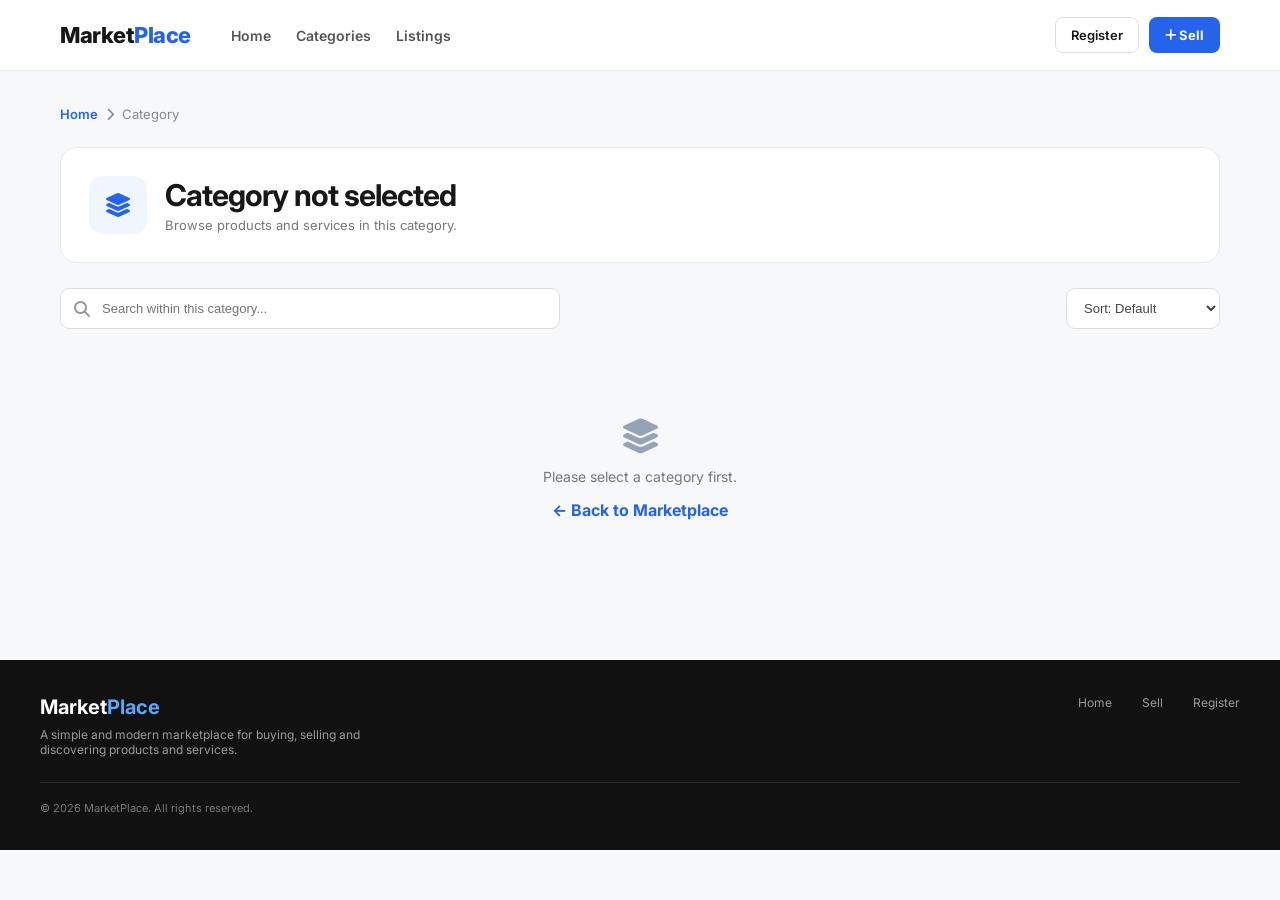
<file: src/main/resources/templates/category.html>
<!DOCTYPE html>
<html lang="en">

<head>

    <meta charset="UTF-8">
    <meta name="viewport" content="width=device-width, initial-scale=1.0">

    <title>Category Listings | MarketPlace</title>

    <link rel="preconnect" href="https://fonts.googleapis.com">
    <link rel="preconnect" href="https://fonts.gstatic.com" crossorigin>

    <link
            href="https://fonts.googleapis.com/css2?family=Inter:wght@400;500;600;700;800&display=swap"
            rel="stylesheet">

    <link
            rel="stylesheet"
            href="https://cdnjs.cloudflare.com/ajax/libs/font-awesome/6.5.2/css/all.min.css">

    <style>

        * {
            margin: 0;
            padding: 0;
            box-sizing: border-box;
        }

        body {
            font-family: "Inter", sans-serif;
            background: #f7f8fa;
            color: #171717;
        }

        a {
            text-decoration: none;
            color: inherit;
        }

        /* ================= NAVBAR ================= */

        .navbar {
            position: sticky;
            top: 0;
            z-index: 1000;

            background: rgba(255,255,255,0.95);
            backdrop-filter: blur(14px);

            border-bottom: 1px solid #e8e8e8;
        }

        .nav-container {
            max-width: 1200px;
            min-height: 70px;

            margin: auto;
            padding: 0 20px;

            display: flex;
            align-items: center;
        }

        .logo {
            font-size: 22px;
            font-weight: 800;
            letter-spacing: -0.5px;
        }

        .logo span {
            color: #2563eb;
        }

        .nav-links {
            display: flex;
            gap: 25px;
            margin-left: 40px;
        }

        .nav-links a {
            font-size: 14px;
            font-weight: 600;
            color: #555;

            transition: 0.2s ease;
        }

        .nav-links a:hover {
            color: #2563eb;
        }

        .nav-actions {
            margin-left: auto;

            display: flex;
            align-items: center;
            gap: 10px;
        }

        .register-btn {
            padding: 9px 15px;

            border: 1px solid #ddd;
            border-radius: 8px;

            font-size: 13px;
            font-weight: 600;
        }

        .sell-btn {
            padding: 10px 16px;

            border: none;
            border-radius: 8px;

            background: #2563eb;
            color: white;

            font-size: 13px;
            font-weight: 700;

            transition: 0.2s ease;
        }

        .sell-btn:hover {
            transform: translateY(-2px);
            box-shadow: 0 7px 18px rgba(37,99,235,0.25);
        }

        /* ================= PAGE ================= */

        .page {
            max-width: 1200px;

            margin: auto;
            padding: 35px 20px 70px;
        }

        /* ================= BREADCRUMB ================= */

        .breadcrumb {
            display: flex;
            align-items: center;
            gap: 8px;

            color: #888;
            font-size: 13px;

            margin-bottom: 25px;
        }

        .breadcrumb a {
            color: #2563eb;
            font-weight: 600;
        }

        /* ================= HEADER ================= */

        .category-header {
            background: white;

            border: 1px solid #e8e8e8;
            border-radius: 16px;

            padding: 28px;

            margin-bottom: 25px;

            display: flex;
            justify-content: space-between;
            align-items: center;

            gap: 20px;

            animation: fadeUp 0.5s ease;
        }

        .category-heading {
            display: flex;
            align-items: center;
            gap: 18px;
        }

        .category-icon {
            width: 58px;
            height: 58px;

            display: flex;
            align-items: center;
            justify-content: center;

            border-radius: 14px;

            background: #eff6ff;
            color: #2563eb;

            font-size: 24px;
        }

        .category-header h1 {
            font-size: 30px;
            letter-spacing: -1px;

            margin-bottom: 4px;
        }

        .category-header p {
            color: #777;
            font-size: 13px;
        }

        #listingCount {
            color: #2563eb;
            font-weight: 700;
        }

        /* ================= CONTROLS ================= */

        .controls {
            display: flex;
            align-items: center;
            justify-content: space-between;

            margin-bottom: 20px;

            gap: 15px;
        }

        .search-box {
            flex: 1;
            max-width: 500px;

            display: flex;
            align-items: center;

            background: white;

            border: 1px solid #ddd;
            border-radius: 9px;

            padding: 0 13px;
        }

        .search-box i {
            color: #999;
        }

        .search-box input {
            width: 100%;

            border: none;
            outline: none;

            padding: 12px;

            font-size: 13px;
        }

        .sort-select {
            padding: 11px 13px;

            background: white;

            border: 1px solid #ddd;
            border-radius: 9px;

            outline: none;

            font-size: 13px;
            color: #444;

            cursor: pointer;
        }

        /* ================= LISTINGS ================= */

        .listings {
            display: grid;

            grid-template-columns:
                repeat(auto-fill, minmax(250px, 1fr));

            gap: 20px;
        }

        .listing-card {
            background: white;

            border: 1px solid #e8e8e8;
            border-radius: 14px;

            overflow: hidden;

            transition:
                transform 0.25s ease,
                box-shadow 0.25s ease;

            animation: fadeUp 0.45s ease;
        }

        .listing-card:hover {
            transform: translateY(-5px);

            box-shadow:
                0 15px 35px rgba(0,0,0,0.09);
        }

        .listing-image {
            height: 175px;

            display: flex;
            align-items: center;
            justify-content: center;

            background:
                linear-gradient(
                    135deg,
                    #eef2ff,
                    #f8fafc
                );

            color: #94a3b8;

            font-size: 42px;

            transition: transform 0.3s ease;
        }

        .listing-card:hover .listing-image {
            transform: scale(1.025);
        }

        .listing-content {
            padding: 17px;
        }

        .listing-type {
            display: inline-block;

            padding: 4px 8px;

            border-radius: 5px;

            background: #f1f5f9;
            color: #64748b;

            font-size: 10px;
            font-weight: 700;

            margin-bottom: 8px;
        }

        .listing-title {
            font-size: 16px;
            font-weight: 700;

            margin-bottom: 7px;

            white-space: nowrap;
            overflow: hidden;
            text-overflow: ellipsis;
        }

        .listing-detail {
            color: #777;
            font-size: 13px;

            height: 40px;
            overflow: hidden;

            margin-bottom: 13px;
        }

        .listing-price {
            font-size: 19px;
            font-weight: 800;

            margin-bottom: 9px;
        }

        .meta {
            display: flex;
            align-items: center;
            gap: 6px;

            color: #777;
            font-size: 12px;

            margin-top: 5px;
        }

        .meta i {
            color: #2563eb;
            width: 14px;
        }

        .details-btn {
            display: block;

            text-align: center;

            margin-top: 15px;
            padding: 10px;

            border-radius: 8px;

            background: #f8fafc;
            color: #2563eb;

            font-size: 13px;
            font-weight: 700;

            transition: 0.2s ease;
        }

        .details-btn:hover {
            background: #2563eb;
            color: white;
        }

        /* ================= STATES ================= */

        .state {
            grid-column: 1 / -1;

            text-align: center;

            padding: 70px 20px;

            color: #777;
        }

        .state i {
            font-size: 35px;
            color: #94a3b8;

            margin-bottom: 14px;
        }

        .state p {
            font-size: 14px;
        }

        .retry-btn {
            margin-top: 15px;

            border: none;
            border-radius: 8px;

            padding: 10px 18px;

            background: #2563eb;
            color: white;

            cursor: pointer;
        }

        /* ================= FOOTER ================= */

        footer {
            background: #111;
            color: white;

            padding: 35px 20px;
        }

        .footer-container {
            max-width: 1200px;
            margin: auto;

            display: flex;
            justify-content: space-between;
            gap: 30px;
        }

        .footer-brand h2 {
            font-size: 20px;
            margin-bottom: 8px;
        }

        .footer-brand span {
            color: #60a5fa;
        }

        .footer-brand p {
            max-width: 350px;

            color: #999;
            font-size: 12px;
        }

        .footer-links {
            display: flex;
            gap: 30px;
        }

        .footer-links a {
            color: #999;
            font-size: 12px;
        }

        .footer-links a:hover {
            color: white;
        }

        .copyright {
            max-width: 1200px;

            margin: 25px auto 0;

            padding-top: 18px;

            border-top: 1px solid #292929;

            color: #777;
            font-size: 11px;
        }

        /* ================= ANIMATION ================= */

        @keyframes fadeUp {

            from {
                opacity: 0;
                transform: translateY(12px);
            }

            to {
                opacity: 1;
                transform: translateY(0);
            }

        }

        /* ================= MOBILE ================= */

        @media (max-width: 700px) {

            .nav-links {
                display: none;
            }

            .register-btn {
                display: none;
            }

            .category-header {
                align-items: flex-start;
            }

            .category-heading {
                align-items: flex-start;
            }

            .category-header h1 {
                font-size: 24px;
            }

            .controls {
                flex-direction: column;
                align-items: stretch;
            }

            .search-box {
                max-width: none;
            }

            .sort-select {
                width: 100%;
            }

            .listings {
                grid-template-columns: 1fr;
            }

            .footer-container {
                flex-direction: column;
            }

        }

    </style>

</head>


<body>


<!-- ================= NAVBAR ================= -->

<nav class="navbar">

    <div class="nav-container">

        <a href="/" class="logo">
            Market<span>Place</span>
        </a>

        <div class="nav-links">

            <a href="/">
                Home
            </a>

            <a href="/#categories">
                Categories
            </a>

            <a href="/#latest">
                Listings
            </a>

        </div>

        <div class="nav-actions">

            <a href="/register" class="register-btn">
                Register
            </a>

            <a href="/add-listing" class="sell-btn">
                <i class="fa-solid fa-plus"></i>
                Sell
            </a>

        </div>

    </div>

</nav>


<!-- ================= PAGE ================= -->

<main class="page">


    <!-- Breadcrumb -->

    <div class="breadcrumb">

        <a href="/">
            Home
        </a>

        <i class="fa-solid fa-chevron-right"></i>

        <span id="breadcrumbCategory">
            Category
        </span>

    </div>


    <!-- Category Header -->

    <section class="category-header">

        <div class="category-heading">

            <div class="category-icon" id="categoryIcon">

                <i class="fa-solid fa-layer-group"></i>

            </div>

            <div>

                <h1 id="categoryTitle">
                    Loading...
                </h1>

                <p>
                    Browse products and services in this category.
                </p>

            </div>

        </div>

        <div>

            <span id="listingCount">
                Loading...
            </span>

        </div>

    </section>


    <!-- Controls -->

    <div class="controls">

        <div class="search-box">

            <i class="fa-solid fa-magnifying-glass"></i>

            <input
                    type="text"
                    id="searchInput"
                    placeholder="Search within this category..."
            >

        </div>


        <select id="sortSelect" class="sort-select">

            <option value="default">
                Sort: Default
            </option>

            <option value="price-low">
                Price: Low to High
            </option>

            <option value="price-high">
                Price: High to Low
            </option>

            <option value="name">
                Name: A-Z
            </option>

        </select>

    </div>


    <!-- Listings -->

    <section class="listings" id="listings">

        <div class="state">

            <i class="fa-solid fa-spinner fa-spin"></i>

            <p>
                Loading listings...
            </p>

        </div>

    </section>


</main>


<!-- ================= FOOTER ================= -->

<footer>

    <div class="footer-container">

        <div class="footer-brand">

            <h2>
                Market<span>Place</span>
            </h2>

            <p>
                A simple and modern marketplace for buying,
                selling and discovering products and services.
            </p>

        </div>


        <div class="footer-links">

            <a href="/">
                Home
            </a>

            <a href="/add-listing">
                Sell
            </a>

            <a href="/register">
                Register
            </a>

        </div>

    </div>


    <div class="copyright">

        © 2026 MarketPlace. All rights reserved.

    </div>

</footer>


<script>

    /* ================= GET CATEGORY ================= */

    const params =
        new URLSearchParams(window.location.search);

    const categoryName =
        params.get("categoryName");


    const listingsContainer =
        document.getElementById("listings");

    const categoryTitle =
        document.getElementById("categoryTitle");

    const breadcrumbCategory =
        document.getElementById("breadcrumbCategory");

    const listingCount =
        document.getElementById("listingCount");

    const searchInput =
        document.getElementById("searchInput");

    const sortSelect =
        document.getElementById("sortSelect");


    let allListings = [];


    /* ================= CATEGORY VALIDATION ================= */

    if (!categoryName) {

        categoryTitle.textContent =
            "Category not selected";

        listingCount.textContent = "";

        listingsContainer.innerHTML = `

            <div class="state">

                <i class="fa-solid fa-layer-group"></i>

                <p>
                    Please select a category first.
                </p>

                <a
                    href="/"
                    style="
                        display:inline-block;
                        margin-top:15px;
                        color:#2563eb;
                        font-weight:700;
                    "
                >
                    ← Back to Marketplace
                </a>

            </div>

        `;

    } else {

        categoryTitle.textContent =
            categoryName + " Listings";

        breadcrumbCategory.textContent =
            categoryName;

        loadListings();

    }


    /* ================= LOAD LISTINGS ================= */

    function loadListings() {

        listingsContainer.innerHTML = `

            <div class="state">

                <i class="fa-solid fa-spinner fa-spin"></i>

                <p>
                    Loading ${categoryName} listings...
                </p>

            </div>

        `;


        fetch(
            "/api/listings/category/" +
            encodeURIComponent(categoryName)
        )

        .then(response => {

            if (!response.ok) {

                throw new Error(
                    "Failed to load category listings"
                );

            }

            return response.json();

        })

        .then(listings => {

            allListings = listings;

            updateCount();

            renderListings(listings);

        })

        .catch(error => {

            console.error(error);

            listingCount.textContent = "";

            listingsContainer.innerHTML = `

                <div class="state">

                    <i class="fa-solid fa-triangle-exclamation"></i>

                    <p>
                        Unable to load listings.
                    </p>

                    <button
                        class="retry-btn"
                        onclick="loadListings()"
                    >
                        Try Again
                    </button>

                </div>

            `;

        });

    }


    /* ================= RENDER ================= */

    function renderListings(listings) {

        listingsContainer.innerHTML = "";


        if (!listings.length) {

            listingsContainer.innerHTML = `

                <div class="state">

                    <i class="fa-solid fa-box-open"></i>

                    <p>
                        No listings available in this category yet.
                    </p>

                    <a
                        href="/add-listing"
                        style="
                            display:inline-block;
                            margin-top:15px;
                            color:#2563eb;
                            font-weight:700;
                            font-size:13px;
                        "
                    >
                        Create a listing →
                    </a>

                </div>

            `;

            return;

        }


        listings.forEach(listing => {

            const card =
                document.createElement("article");

            card.className =
                "listing-card";


            const category =
                listing.category
                    ? listing.category.name
                    : categoryName;


            const type =
                listing.type
                    ? listing.type
                    : "LISTING";


            card.innerHTML = `

                <div class="listing-image">

                    <i class="fa-solid fa-image"></i>

                </div>


                <div class="listing-content">

                    <span class="listing-type">
                        ${type}
                    </span>


                    <h3 class="listing-title">
                        ${escapeHtml(listing.name)}
                    </h3>


                    <p class="listing-detail">
                        ${escapeHtml(listing.detail)}
                    </p>


                    <div class="listing-price">

                        ₹ ${listing.price}

                    </div>


                    <div class="meta">

                        <i class="fa-solid fa-location-dot"></i>

                        <span>
                            ${escapeHtml(listing.city)},
                            ${escapeHtml(listing.state)}
                        </span>

                    </div>


                    <div class="meta">

                        <i class="fa-solid fa-tag"></i>

                        <span>
                            ${escapeHtml(category)}
                        </span>

                    </div>


                    <a
                        href="/listing/${listing.id}"
                        class="details-btn"
                    >

                        View Details

                        <i class="fa-solid fa-arrow-right"></i>

                    </a>

                </div>

            `;


            listingsContainer.appendChild(card);

        });

    }


    /* ================= SEARCH ================= */

    searchInput.addEventListener(
        "input",
        function () {

            const keyword =
                this.value
                    .trim()
                    .toLowerCase();


            const filtered =
                allListings.filter(listing =>

                    listing.name
                        .toLowerCase()
                        .includes(keyword)

                    ||

                    listing.detail
                        .toLowerCase()
                        .includes(keyword)

                );


            updateCount(filtered.length);

            renderListings(filtered);

        }
    );


    /* ================= SORT ================= */

    sortSelect.addEventListener(
        "change",
        function () {

            let sorted =
                [...allListings];


            if (this.value === "price-low") {

                sorted.sort(
                    (a, b) =>
                        Number(a.price) -
                        Number(b.price)
                );

            }


            if (this.value === "price-high") {

                sorted.sort(
                    (a, b) =>
                        Number(b.price) -
                        Number(a.price)
                );

            }


            if (this.value === "name") {

                sorted.sort(
                    (a, b) =>
                        a.name.localeCompare(b.name)
                );

            }


            const keyword =
                searchInput.value
                    .trim()
                    .toLowerCase();


            if (keyword) {

                sorted =
                    sorted.filter(listing =>

                        listing.name
                            .toLowerCase()
                            .includes(keyword)

                        ||

                        listing.detail
                            .toLowerCase()
                            .includes(keyword)

                    );

            }


            updateCount(sorted.length);

            renderListings(sorted);

        }
    );


    /* ================= COUNT ================= */

    function updateCount(count = allListings.length) {

        listingCount.textContent =
            count +
            (count === 1
                ? " listing"
                : " listings");

    }


    /* ================= HTML SAFETY ================= */

    function escapeHtml(value) {

        if (value === null || value === undefined) {
            return "";
        }

        return String(value)
            .replace(/&/g, "&amp;")
            .replace(/</g, "&lt;")
            .replace(/>/g, "&gt;")
            .replace(/"/g, "&quot;")
            .replace(/'/g, "&#039;");

    }

</script>


</body>

</html>
</file>
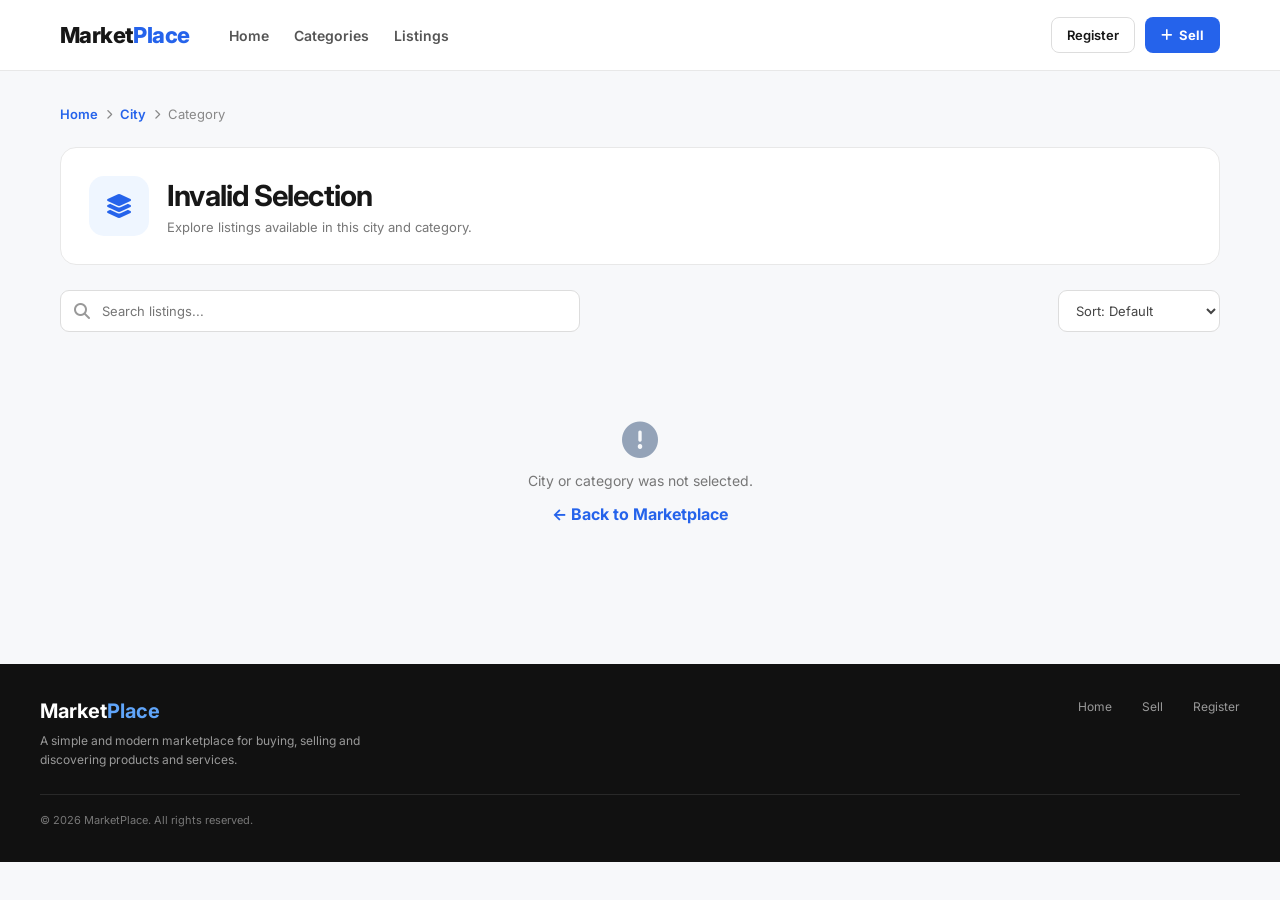
<file: src/main/resources/templates/city-category.html>
<!DOCTYPE html>
<html lang="en">

<head>

    <meta charset="UTF-8">

    <meta name="viewport"
          content="width=device-width, initial-scale=1.0">

    <title>Marketplace | City & Category</title>

    <link rel="preconnect"
          href="https://fonts.googleapis.com">

    <link rel="preconnect"
          href="https://fonts.gstatic.com"
          crossorigin>

    <link
            href="https://fonts.googleapis.com/css2?family=Inter:wght@400;500;600;700;800&display=swap"
            rel="stylesheet">

    <link
            rel="stylesheet"
            href="https://cdnjs.cloudflare.com/ajax/libs/font-awesome/6.5.2/css/all.min.css">

    <style>

        * {
            margin: 0;
            padding: 0;
            box-sizing: border-box;
        }

        body {
            font-family: "Inter", sans-serif;
            background: #f7f8fa;
            color: #171717;
        }

        a {
            text-decoration: none;
            color: inherit;
        }


        /* ================= NAVBAR ================= */

        .navbar {
            position: sticky;
            top: 0;
            z-index: 1000;

            background: rgba(255, 255, 255, 0.96);

            backdrop-filter: blur(14px);

            border-bottom: 1px solid #e8e8e8;
        }

        .nav-container {
            max-width: 1200px;
            min-height: 70px;

            margin: auto;
            padding: 0 20px;

            display: flex;
            align-items: center;
        }

        .logo {
            font-size: 22px;
            font-weight: 800;
            letter-spacing: -0.6px;
        }

        .logo span {
            color: #2563eb;
        }

        .nav-links {
            display: flex;
            gap: 25px;

            margin-left: 40px;
        }

        .nav-links a {
            color: #555;

            font-size: 14px;
            font-weight: 600;

            transition: color 0.2s ease;
        }

        .nav-links a:hover {
            color: #2563eb;
        }

        .nav-actions {
            margin-left: auto;

            display: flex;
            align-items: center;
            gap: 10px;
        }

        .register-btn {
            padding: 9px 15px;

            border: 1px solid #ddd;
            border-radius: 8px;

            font-size: 13px;
            font-weight: 600;

            transition: 0.2s ease;
        }

        .register-btn:hover {
            border-color: #2563eb;
            color: #2563eb;
        }

        .sell-btn {
            display: flex;
            align-items: center;
            gap: 7px;

            padding: 10px 16px;

            background: #2563eb;
            color: white;

            border-radius: 8px;

            font-size: 13px;
            font-weight: 700;

            transition: 0.2s ease;
        }

        .sell-btn:hover {
            transform: translateY(-2px);

            box-shadow:
                0 8px 20px rgba(37, 99, 235, 0.25);
        }


        /* ================= MAIN ================= */

        .page {
            max-width: 1200px;

            margin: auto;

            padding:
                35px
                20px
                70px;
        }


        /* ================= BREADCRUMB ================= */

        .breadcrumb {
            display: flex;
            align-items: center;
            gap: 8px;

            color: #888;

            font-size: 13px;

            margin-bottom: 25px;
        }

        .breadcrumb a {
            color: #2563eb;
            font-weight: 600;
        }

        .breadcrumb i {
            font-size: 10px;
        }


        /* ================= HEADER ================= */

        .page-header {
            background: white;

            border: 1px solid #e8e8e8;

            border-radius: 16px;

            padding: 28px;

            margin-bottom: 25px;

            display: flex;
            align-items: center;
            justify-content: space-between;

            gap: 20px;

            animation: fadeUp 0.5s ease;
        }

        .header-left {
            display: flex;
            align-items: center;

            gap: 18px;
        }

        .header-icon {
            width: 60px;
            height: 60px;

            display: flex;
            align-items: center;
            justify-content: center;

            background: #eff6ff;

            color: #2563eb;

            border-radius: 15px;

            font-size: 24px;
        }

        .page-header h1 {
            font-size: 29px;

            letter-spacing: -0.8px;

            margin-bottom: 6px;
        }

        .page-header p {
            color: #777;

            font-size: 13px;
        }

        #listingCount {
            color: #2563eb;

            font-size: 14px;

            font-weight: 700;

            white-space: nowrap;
        }


        /* ================= FILTER BAR ================= */

        .filter-bar {
            display: flex;

            align-items: center;

            justify-content: space-between;

            gap: 15px;

            margin-bottom: 20px;
        }

        .search-box {
            flex: 1;

            max-width: 520px;

            display: flex;

            align-items: center;

            background: white;

            border: 1px solid #ddd;

            border-radius: 9px;

            padding: 0 13px;
        }

        .search-box i {
            color: #999;
        }

        .search-box input {
            width: 100%;

            border: none;
            outline: none;

            padding: 12px;

            font-family: inherit;

            font-size: 13px;
        }

        .sort-select {
            padding: 11px 13px;

            background: white;

            border: 1px solid #ddd;

            border-radius: 9px;

            outline: none;

            color: #444;

            font-family: inherit;

            font-size: 13px;

            cursor: pointer;
        }


        /* ================= LISTINGS ================= */

        .listings {
            display: grid;

            grid-template-columns:
                repeat(auto-fill, minmax(250px, 1fr));

            gap: 20px;
        }

        .listing-card {
            background: white;

            border: 1px solid #e8e8e8;

            border-radius: 14px;

            overflow: hidden;

            transition:
                transform 0.25s ease,
                box-shadow 0.25s ease;

            animation: fadeUp 0.45s ease;
        }

        .listing-card:hover {
            transform: translateY(-5px);

            box-shadow:
                0 15px 35px rgba(0, 0, 0, 0.09);
        }

        .listing-image {
            height: 175px;

            display: flex;
            align-items: center;
            justify-content: center;

            background:
                linear-gradient(
                    135deg,
                    #eef2ff,
                    #f8fafc
                );

            color: #94a3b8;

            font-size: 42px;

            transition:
                transform 0.3s ease;
        }

        .listing-card:hover .listing-image {
            transform: scale(1.025);
        }

        .listing-content {
            padding: 17px;
        }

        .listing-type {
            display: inline-block;

            padding: 4px 8px;

            background: #f1f5f9;

            color: #64748b;

            border-radius: 5px;

            font-size: 10px;

            font-weight: 700;

            margin-bottom: 8px;
        }

        .listing-title {
            font-size: 16px;

            font-weight: 700;

            margin-bottom: 7px;

            white-space: nowrap;

            overflow: hidden;

            text-overflow: ellipsis;
        }

        .listing-detail {
            color: #777;

            font-size: 13px;

            line-height: 1.5;

            height: 40px;

            overflow: hidden;

            margin-bottom: 13px;
        }

        .listing-price {
            font-size: 19px;

            font-weight: 800;

            margin-bottom: 9px;
        }

        .meta {
            display: flex;

            align-items: center;

            gap: 6px;

            color: #777;

            font-size: 12px;

            margin-top: 5px;
        }

        .meta i {
            width: 14px;

            color: #2563eb;
        }

        .details-btn {
            display: block;

            margin-top: 15px;

            padding: 10px;

            text-align: center;

            background: #f8fafc;

            color: #2563eb;

            border-radius: 8px;

            font-size: 13px;

            font-weight: 700;

            transition: 0.2s ease;
        }

        .details-btn:hover {
            background: #2563eb;

            color: white;
        }


        /* ================= STATES ================= */

        .state {
            grid-column: 1 / -1;

            text-align: center;

            padding: 70px 20px;

            color: #777;
        }

        .state i {
            display: block;

            font-size: 36px;

            color: #94a3b8;

            margin-bottom: 14px;
        }

        .state p {
            font-size: 14px;
        }

        .retry-btn {
            margin-top: 15px;

            padding: 10px 18px;

            border: none;

            border-radius: 8px;

            background: #2563eb;

            color: white;

            font-family: inherit;

            cursor: pointer;
        }


        /* ================= FOOTER ================= */

        footer {
            background: #111;

            color: white;

            padding: 35px 20px;
        }

        .footer-container {
            max-width: 1200px;

            margin: auto;

            display: flex;

            justify-content: space-between;

            gap: 30px;
        }

        .footer-brand h2 {
            font-size: 20px;

            margin-bottom: 8px;
        }

        .footer-brand span {
            color: #60a5fa;
        }

        .footer-brand p {
            max-width: 350px;

            color: #999;

            font-size: 12px;

            line-height: 1.6;
        }

        .footer-links {
            display: flex;

            gap: 30px;
        }

        .footer-links a {
            color: #999;

            font-size: 12px;
        }

        .footer-links a:hover {
            color: white;
        }

        .copyright {
            max-width: 1200px;

            margin: 25px auto 0;

            padding-top: 18px;

            border-top: 1px solid #292929;

            color: #777;

            font-size: 11px;
        }


        /* ================= ANIMATION ================= */

        @keyframes fadeUp {

            from {
                opacity: 0;
                transform: translateY(12px);
            }

            to {
                opacity: 1;
                transform: translateY(0);
            }

        }


        /* ================= MOBILE ================= */

        @media (max-width: 700px) {

            .nav-links {
                display: none;
            }

            .register-btn {
                display: none;
            }

            .page-header {
                align-items: flex-start;
            }

            .header-left {
                align-items: flex-start;
            }

            .page-header h1 {
                font-size: 23px;
            }

            .filter-bar {
                flex-direction: column;

                align-items: stretch;
            }

            .search-box {
                max-width: none;
            }

            .sort-select {
                width: 100%;
            }

            .listings {
                grid-template-columns: 1fr;
            }

            .footer-container {
                flex-direction: column;
            }

        }

    </style>

</head>


<body>


<!-- ================= NAVBAR ================= -->

<nav class="navbar">

    <div class="nav-container">

        <a href="/" class="logo">
            Market<span>Place</span>
        </a>


        <div class="nav-links">

            <a href="/">
                Home
            </a>

            <a href="/#categories">
                Categories
            </a>

            <a href="/#latest">
                Listings
            </a>

        </div>


        <div class="nav-actions">

            <a href="/register"
               class="register-btn">

                Register

            </a>


            <a href="/add-listing"
               class="sell-btn">

                <i class="fa-solid fa-plus"></i>

                Sell

            </a>

        </div>

    </div>

</nav>


<!-- ================= MAIN ================= -->

<main class="page">


    <!-- Breadcrumb -->

    <div class="breadcrumb">

        <a href="/">
            Home
        </a>

        <i class="fa-solid fa-chevron-right"></i>

        <a id="cityLink"
           href="/city">

            City

        </a>

        <i class="fa-solid fa-chevron-right"></i>

        <span id="categoryBreadcrumb">
            Category
        </span>

    </div>


    <!-- Header -->

    <section class="page-header">

        <div class="header-left">

            <div class="header-icon">

                <i class="fa-solid fa-layer-group"></i>

            </div>


            <div>

                <h1 id="pageTitle">
                    Loading...
                </h1>

                <p>
                    Explore listings available in this
                    city and category.
                </p>

            </div>

        </div>


        <div id="listingCount">
            Loading...
        </div>

    </section>


    <!-- Filter -->

    <div class="filter-bar">

        <div class="search-box">

            <i class="fa-solid fa-magnifying-glass"></i>

            <input
                    type="text"
                    id="searchInput"
                    placeholder="Search listings..."
            >

        </div>


        <select
                id="sortSelect"
                class="sort-select">

            <option value="default">
                Sort: Default
            </option>

            <option value="price-low">
                Price: Low to High
            </option>

            <option value="price-high">
                Price: High to Low
            </option>

            <option value="name">
                Name: A-Z
            </option>

        </select>

    </div>


    <!-- Listings -->

    <section
            class="listings"
            id="listings">

        <div class="state">

            <i class="fa-solid fa-spinner fa-spin"></i>

            <p>
                Loading listings...
            </p>

        </div>

    </section>


</main>


<!-- ================= FOOTER ================= -->

<footer>

    <div class="footer-container">

        <div class="footer-brand">

            <h2>
                Market<span>Place</span>
            </h2>

            <p>
                A simple and modern marketplace for buying,
                selling and discovering products and services.
            </p>

        </div>


        <div class="footer-links">

            <a href="/">
                Home
            </a>

            <a href="/add-listing">
                Sell
            </a>

            <a href="/register">
                Register
            </a>

        </div>

    </div>


    <div class="copyright">

        © 2026 MarketPlace. All rights reserved.

    </div>

</footer>


<script>

    /* ================= URL PARAMETERS ================= */

    const params =
        new URLSearchParams(
            window.location.search
        );


    const city =
        params.get("city");


    const category =
        params.get("category");


    /* ================= ELEMENTS ================= */

    const pageTitle =
        document.getElementById("pageTitle");

    const categoryBreadcrumb =
        document.getElementById(
            "categoryBreadcrumb"
        );

    const cityLink =
        document.getElementById("cityLink");

    const listingCount =
        document.getElementById(
            "listingCount"
        );

    const listingsContainer =
        document.getElementById(
            "listings"
        );

    const searchInput =
        document.getElementById(
            "searchInput"
        );

    const sortSelect =
        document.getElementById(
            "sortSelect"
        );


    /* ================= DATA ================= */

    let allListings = [];


    /* ================= VALIDATION ================= */

    if (!city || !category) {

        pageTitle.textContent =
            "Invalid Selection";

        listingCount.textContent = "";

        listingsContainer.innerHTML = `

            <div class="state">

                <i class="fa-solid fa-circle-exclamation"></i>

                <p>
                    City or category was not selected.
                </p>

                <a
                    href="/"
                    style="
                        display:inline-block;
                        margin-top:15px;
                        color:#2563eb;
                        font-weight:700;
                    "
                >
                    ← Back to Marketplace
                </a>

            </div>

        `;

    } else {

        /* ================= PAGE TEXT ================= */

        pageTitle.textContent =
            city + " · " + category;

        categoryBreadcrumb.textContent =
            category;

        cityLink.textContent =
            city;

        cityLink.href =
            "/city?city=" +
            encodeURIComponent(city);


        /* ================= LOAD ================= */

        loadListings();

    }


    /* ================= LOAD LISTINGS ================= */

    function loadListings() {

        listingsContainer.innerHTML = `

            <div class="state">

                <i class="fa-solid fa-spinner fa-spin"></i>

                <p>
                    Loading listings...
                </p>

            </div>

        `;


        const url =
            "/api/listings/city/" +
            encodeURIComponent(city) +
            "/category/" +
            encodeURIComponent(category);


        fetch(url)

            .then(response => {

                if (!response.ok) {

                    throw new Error(
                        "Failed to load listings"
                    );

                }

                return response.json();

            })

            .then(listings => {

                allListings = listings;

                updateCount();

                renderListings(
                    listings
                );

            })

            .catch(error => {

                console.error(
                    "Listing Error:",
                    error
                );

                listingCount.textContent = "";

                listingsContainer.innerHTML = `

                    <div class="state">

                        <i class="fa-solid fa-triangle-exclamation"></i>

                        <p>
                            Unable to load listings.
                        </p>

                        <button
                            class="retry-btn"
                            onclick="loadListings()"
                        >
                            Try Again
                        </button>

                    </div>

                `;

            });

    }


    /* ================= RENDER ================= */

    function renderListings(listings) {

        listingsContainer.innerHTML = "";


        if (!listings.length) {

            listingsContainer.innerHTML = `

                <div class="state">

                    <i class="fa-solid fa-box-open"></i>

                    <p>
                        No listings found for
                        ${escapeHtml(category)}
                        in
                        ${escapeHtml(city)}.
                    </p>

                    <a
                        href="/add-listing"
                        style="
                            display:inline-block;
                            margin-top:15px;
                            color:#2563eb;
                            font-size:13px;
                            font-weight:700;
                        "
                    >
                        Create a listing →
                    </a>

                </div>

            `;

            return;

        }


        listings.forEach(
            listing => {

                const card =
                    document.createElement(
                        "article"
                    );


                card.className =
                    "listing-card";


                const categoryName =
                    listing.category
                        ? listing.category.name
                        : category;


                const type =
                    listing.type
                        ? listing.type
                        : "LISTING";


                card.innerHTML = `

                    <div class="listing-image">

                        <i class="fa-solid fa-image"></i>

                    </div>


                    <div class="listing-content">

                        <span class="listing-type">

                            ${escapeHtml(type)}

                        </span>


                        <h3 class="listing-title">

                            ${escapeHtml(
                                listing.name
                            )}

                        </h3>


                        <p class="listing-detail">

                            ${escapeHtml(
                                listing.detail
                            )}

                        </p>


                        <div class="listing-price">

                            ₹ ${escapeHtml(
                                listing.price
                            )}

                        </div>


                        <div class="meta">

                            <i class="fa-solid fa-location-dot"></i>

                            <span>

                                ${escapeHtml(
                                    listing.area
                                )},

                                ${escapeHtml(
                                    listing.city
                                )}

                            </span>

                        </div>


                        <div class="meta">

                            <i class="fa-solid fa-tag"></i>

                            <span>

                                ${escapeHtml(
                                    categoryName
                                )}

                            </span>

                        </div>


                        <a
                            href="/listing/${listing.id}"
                            class="details-btn"
                        >

                            View Details

                            <i class="fa-solid fa-arrow-right"></i>

                        </a>

                    </div>

                `;


                listingsContainer.appendChild(
                    card
                );

            }
        );

    }


    /* ================= SEARCH ================= */

    searchInput.addEventListener(
        "input",
        function () {

            const keyword =
                this.value
                    .trim()
                    .toLowerCase();


            const filtered =
                allListings.filter(
                    listing => {

                        const name =
                            listing.name
                                ? listing.name
                                    .toLowerCase()
                                : "";


                        const detail =
                            listing.detail
                                ? listing.detail
                                    .toLowerCase()
                                : "";


                        return (
                            name.includes(keyword) ||
                            detail.includes(keyword)
                        );

                    }
                );


            updateCount(
                filtered.length
            );

            renderListings(
                filtered
            );

        }
    );


    /* ================= SORT ================= */

    sortSelect.addEventListener(
        "change",
        function () {

            let sorted =
                [...allListings];


            if (
                this.value ===
                "price-low"
            ) {

                sorted.sort(
                    (a, b) =>
                        Number(a.price) -
                        Number(b.price)
                );

            }


            if (
                this.value ===
                "price-high"
            ) {

                sorted.sort(
                    (a, b) =>
                        Number(b.price) -
                        Number(a.price)
                );

            }


            if (
                this.value ===
                "name"
            ) {

                sorted.sort(
                    (a, b) =>
                        a.name.localeCompare(
                            b.name
                        )
                );

            }


            const keyword =
                searchInput.value
                    .trim()
                    .toLowerCase();


            if (keyword) {

                sorted =
                    sorted.filter(
                        listing => {

                            const name =
                                listing.name
                                    ? listing.name
                                        .toLowerCase()
                                    : "";


                            const detail =
                                listing.detail
                                    ? listing.detail
                                        .toLowerCase()
                                    : "";


                            return (
                                name.includes(keyword) ||
                                detail.includes(keyword)
                            );

                        }
                    );

            }


            updateCount(
                sorted.length
            );

            renderListings(
                sorted
            );

        }
    );


    /* ================= COUNT ================= */

    function updateCount(
        count = allListings.length
    ) {

        listingCount.textContent =
            count +
            (
                count === 1
                    ? " listing"
                    : " listings"
            );

    }


    /* ================= HTML SAFETY ================= */

    function escapeHtml(value) {

        if (
            value === null ||
            value === undefined
        ) {
            return "";
        }


        return String(value)

            .replace(
                /&/g,
                "&amp;"
            )

            .replace(
                /</g,
                "&lt;"
            )

            .replace(
                />/g,
                "&gt;"
            )

            .replace(
                /"/g,
                "&quot;"
            )

            .replace(
                /'/g,
                "&#039;"
            );

    }

</script>


</body>

</html>
</file>
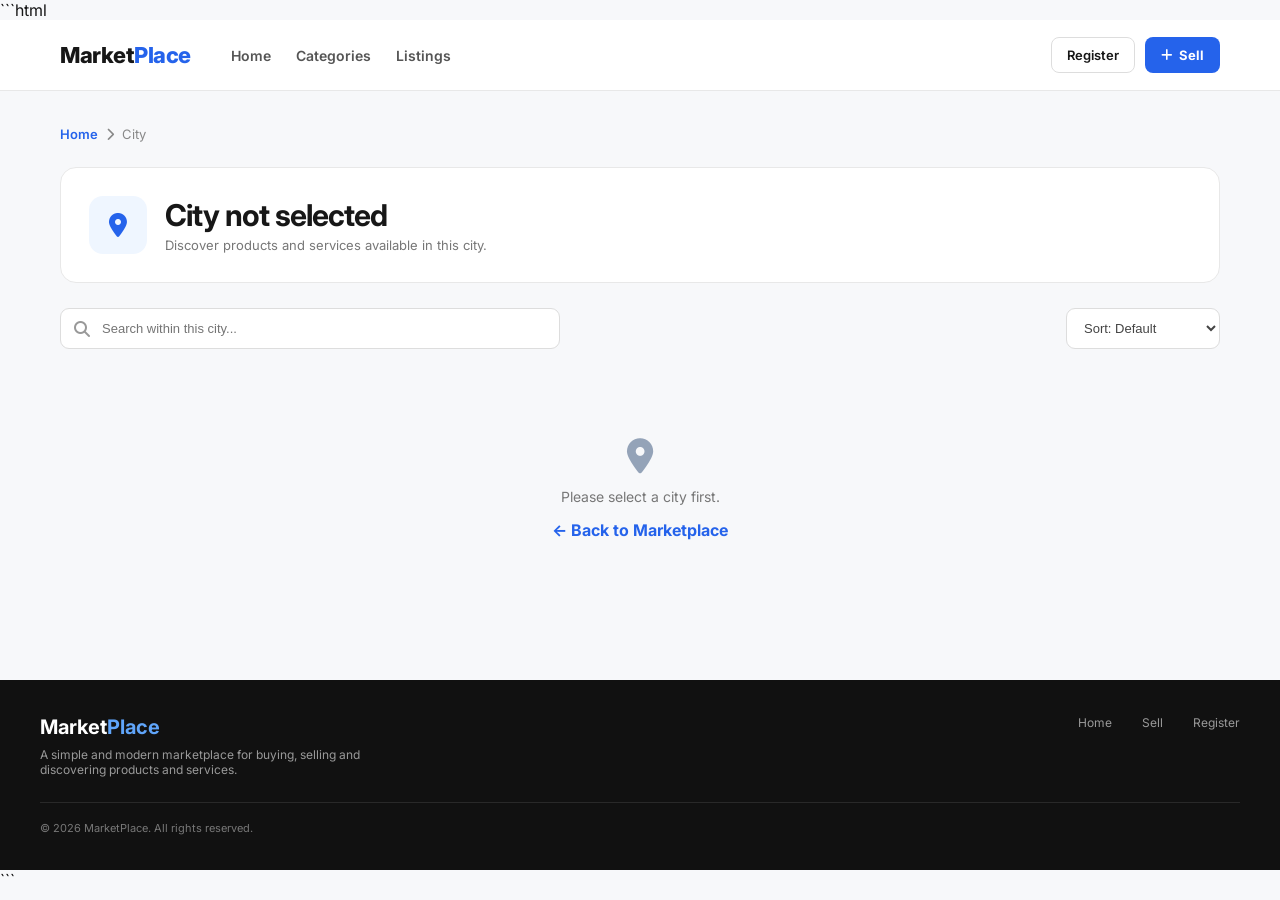
<file: src/main/resources/templates/city.html>
```html
<!DOCTYPE html>
<html lang="en">

<head>

    <meta charset="UTF-8">
    <meta name="viewport" content="width=device-width, initial-scale=1.0">

    <title>City Listings | MarketPlace</title>

    <link rel="preconnect" href="https://fonts.googleapis.com">
    <link rel="preconnect" href="https://fonts.gstatic.com" crossorigin>

    <link
            href="https://fonts.googleapis.com/css2?family=Inter:wght@400;500;600;700;800&display=swap"
            rel="stylesheet">

    <link
            rel="stylesheet"
            href="https://cdnjs.cloudflare.com/ajax/libs/font-awesome/6.5.2/css/all.min.css">

    <style>

        * {
            margin: 0;
            padding: 0;
            box-sizing: border-box;
        }

        body {
            font-family: "Inter", sans-serif;
            background: #f7f8fa;
            color: #171717;
        }

        a {
            text-decoration: none;
            color: inherit;
        }

        /* ================= NAVBAR ================= */

        .navbar {
            position: sticky;
            top: 0;
            z-index: 1000;

            background: rgba(255, 255, 255, 0.95);
            backdrop-filter: blur(14px);

            border-bottom: 1px solid #e8e8e8;
        }

        .nav-container {
            max-width: 1200px;
            min-height: 70px;

            margin: auto;
            padding: 0 20px;

            display: flex;
            align-items: center;
        }

        .logo {
            font-size: 22px;
            font-weight: 800;
            letter-spacing: -0.5px;
        }

        .logo span {
            color: #2563eb;
        }

        .nav-links {
            display: flex;
            gap: 25px;
            margin-left: 40px;
        }

        .nav-links a {
            color: #555;
            font-size: 14px;
            font-weight: 600;

            transition: color 0.2s ease;
        }

        .nav-links a:hover {
            color: #2563eb;
        }

        .nav-actions {
            margin-left: auto;

            display: flex;
            align-items: center;
            gap: 10px;
        }

        .register-btn {
            padding: 9px 15px;

            border: 1px solid #ddd;
            border-radius: 8px;

            font-size: 13px;
            font-weight: 600;
        }

        .register-btn:hover {
            border-color: #2563eb;
            color: #2563eb;
        }

        .sell-btn {
            display: flex;
            align-items: center;
            gap: 7px;

            padding: 10px 16px;

            border: none;
            border-radius: 8px;

            background: #2563eb;
            color: white;

            font-size: 13px;
            font-weight: 700;

            transition: 0.2s ease;
        }

        .sell-btn:hover {
            transform: translateY(-2px);
            box-shadow: 0 7px 18px rgba(37, 99, 235, 0.25);
        }

        /* ================= PAGE ================= */

        .page {
            max-width: 1200px;

            margin: auto;
            padding: 35px 20px 70px;
        }

        /* ================= BREADCRUMB ================= */

        .breadcrumb {
            display: flex;
            align-items: center;
            gap: 8px;

            color: #888;
            font-size: 13px;

            margin-bottom: 25px;
        }

        .breadcrumb a {
            color: #2563eb;
            font-weight: 600;
        }

        /* ================= CITY HEADER ================= */

        .city-header {
            background: white;

            border: 1px solid #e8e8e8;
            border-radius: 16px;

            padding: 28px;

            margin-bottom: 25px;

            display: flex;
            align-items: center;
            justify-content: space-between;

            gap: 20px;

            animation: fadeUp 0.5s ease;
        }

        .city-heading {
            display: flex;
            align-items: center;
            gap: 18px;
        }

        .city-icon {
            width: 58px;
            height: 58px;

            display: flex;
            align-items: center;
            justify-content: center;

            background: #eff6ff;
            color: #2563eb;

            border-radius: 14px;

            font-size: 24px;
        }

        .city-header h1 {
            font-size: 30px;
            letter-spacing: -1px;

            margin-bottom: 4px;
        }

        .city-header p {
            color: #777;
            font-size: 13px;
        }

        #listingCount {
            color: #2563eb;
            font-weight: 700;
            white-space: nowrap;
        }

        /* ================= CONTROLS ================= */

        .controls {
            display: flex;
            align-items: center;
            justify-content: space-between;

            gap: 15px;

            margin-bottom: 20px;
        }

        .search-box {
            flex: 1;
            max-width: 500px;

            display: flex;
            align-items: center;

            background: white;

            border: 1px solid #ddd;
            border-radius: 9px;

            padding: 0 13px;
        }

        .search-box i {
            color: #999;
        }

        .search-box input {
            width: 100%;

            border: none;
            outline: none;

            padding: 12px;

            font-size: 13px;
        }

        .sort-select {
            padding: 11px 13px;

            background: white;

            border: 1px solid #ddd;
            border-radius: 9px;

            outline: none;

            font-size: 13px;
            color: #444;

            cursor: pointer;
        }

        /* ================= LISTINGS ================= */

        .listings {
            display: grid;

            grid-template-columns:
                repeat(auto-fill, minmax(250px, 1fr));

            gap: 20px;
        }

        .listing-card {
            background: white;

            border: 1px solid #e8e8e8;
            border-radius: 14px;

            overflow: hidden;

            transition:
                transform 0.25s ease,
                box-shadow 0.25s ease;

            animation: fadeUp 0.45s ease;
        }

        .listing-card:hover {
            transform: translateY(-5px);

            box-shadow:
                0 15px 35px rgba(0, 0, 0, 0.09);
        }

        .listing-image {
            height: 175px;

            display: flex;
            align-items: center;
            justify-content: center;

            background:
                linear-gradient(
                    135deg,
                    #eef2ff,
                    #f8fafc
                );

            color: #94a3b8;

            font-size: 42px;

            transition: transform 0.3s ease;
        }

        .listing-card:hover .listing-image {
            transform: scale(1.025);
        }

        .listing-content {
            padding: 17px;
        }

        .listing-type {
            display: inline-block;

            padding: 4px 8px;

            background: #f1f5f9;
            color: #64748b;

            border-radius: 5px;

            font-size: 10px;
            font-weight: 700;

            margin-bottom: 8px;
        }

        .listing-title {
            font-size: 16px;
            font-weight: 700;

            margin-bottom: 7px;

            white-space: nowrap;
            overflow: hidden;
            text-overflow: ellipsis;
        }

        .listing-detail {
            color: #777;
            font-size: 13px;

            height: 40px;
            overflow: hidden;

            margin-bottom: 13px;
        }

        .listing-price {
            font-size: 19px;
            font-weight: 800;

            margin-bottom: 9px;
        }

        .meta {
            display: flex;
            align-items: center;
            gap: 6px;

            color: #777;
            font-size: 12px;

            margin-top: 5px;
        }

        .meta i {
            color: #2563eb;
            width: 14px;
        }

        .details-btn {
            display: block;

            margin-top: 15px;
            padding: 10px;

            text-align: center;

            background: #f8fafc;
            color: #2563eb;

            border-radius: 8px;

            font-size: 13px;
            font-weight: 700;

            transition: 0.2s ease;
        }

        .details-btn:hover {
            background: #2563eb;
            color: white;
        }

        /* ================= STATES ================= */

        .state {
            grid-column: 1 / -1;

            text-align: center;

            padding: 70px 20px;

            color: #777;
        }

        .state i {
            font-size: 35px;

            color: #94a3b8;

            margin-bottom: 14px;
        }

        .state p {
            font-size: 14px;
        }

        .retry-btn {
            margin-top: 15px;

            border: none;
            border-radius: 8px;

            padding: 10px 18px;

            background: #2563eb;
            color: white;

            cursor: pointer;
        }

        /* ================= FOOTER ================= */

        footer {
            background: #111;
            color: white;

            padding: 35px 20px;
        }

        .footer-container {
            max-width: 1200px;
            margin: auto;

            display: flex;
            justify-content: space-between;

            gap: 30px;
        }

        .footer-brand h2 {
            font-size: 20px;
            margin-bottom: 8px;
        }

        .footer-brand span {
            color: #60a5fa;
        }

        .footer-brand p {
            max-width: 350px;

            color: #999;
            font-size: 12px;
        }

        .footer-links {
            display: flex;
            gap: 30px;
        }

        .footer-links a {
            color: #999;
            font-size: 12px;
        }

        .footer-links a:hover {
            color: white;
        }

        .copyright {
            max-width: 1200px;

            margin: 25px auto 0;

            padding-top: 18px;

            border-top: 1px solid #292929;

            color: #777;
            font-size: 11px;
        }

        /* ================= ANIMATION ================= */

        @keyframes fadeUp {

            from {
                opacity: 0;
                transform: translateY(12px);
            }

            to {
                opacity: 1;
                transform: translateY(0);
            }

        }

        /* ================= MOBILE ================= */

        @media (max-width: 700px) {

            .nav-links {
                display: none;
            }

            .register-btn {
                display: none;
            }

            .city-header {
                align-items: flex-start;
            }

            .city-heading {
                align-items: flex-start;
            }

            .city-header h1 {
                font-size: 24px;
            }

            .controls {
                flex-direction: column;
                align-items: stretch;
            }

            .search-box {
                max-width: none;
            }

            .sort-select {
                width: 100%;
            }

            .listings {
                grid-template-columns: 1fr;
            }

            .footer-container {
                flex-direction: column;
            }

        }

    </style>

</head>


<body>


<!-- ================= NAVBAR ================= -->

<nav class="navbar">

    <div class="nav-container">

        <a href="/" class="logo">
            Market<span>Place</span>
        </a>


        <div class="nav-links">

            <a href="/">
                Home
            </a>

            <a href="/#categories">
                Categories
            </a>

            <a href="/#latest">
                Listings
            </a>

        </div>


        <div class="nav-actions">

            <a href="/register" class="register-btn">
                Register
            </a>

            <a href="/add-listing" class="sell-btn">

                <i class="fa-solid fa-plus"></i>

                Sell

            </a>

        </div>

    </div>

</nav>


<!-- ================= MAIN ================= -->

<main class="page">


    <!-- Breadcrumb -->

    <div class="breadcrumb">

        <a href="/">
            Home
        </a>

        <i class="fa-solid fa-chevron-right"></i>

        <span id="breadcrumbCity">
            City
        </span>

    </div>


    <!-- City Header -->

    <section class="city-header">

        <div class="city-heading">

            <div class="city-icon">

                <i class="fa-solid fa-location-dot"></i>

            </div>


            <div>

                <h1 id="cityTitle">
                    Loading...
                </h1>

                <p>
                    Discover products and services available in this city.
                </p>

            </div>

        </div>


        <div id="listingCount">
            Loading...
        </div>

    </section>


    <!-- Controls -->

    <div class="controls">

        <div class="search-box">

            <i class="fa-solid fa-magnifying-glass"></i>

            <input
                    type="text"
                    id="searchInput"
                    placeholder="Search within this city..."
            >

        </div>


        <select
                id="sortSelect"
                class="sort-select"
        >

            <option value="default">
                Sort: Default
            </option>

            <option value="price-low">
                Price: Low to High
            </option>

            <option value="price-high">
                Price: High to Low
            </option>

            <option value="name">
                Name: A-Z
            </option>

        </select>

    </div>


    <!-- Listings -->

    <section
            class="listings"
            id="listings"
    >

        <div class="state">

            <i class="fa-solid fa-spinner fa-spin"></i>

            <p>
                Loading listings...
            </p>

        </div>

    </section>


</main>


<!-- ================= FOOTER ================= -->

<footer>

    <div class="footer-container">

        <div class="footer-brand">

            <h2>
                Market<span>Place</span>
            </h2>

            <p>
                A simple and modern marketplace for buying,
                selling and discovering products and services.
            </p>

        </div>


        <div class="footer-links">

            <a href="/">
                Home
            </a>

            <a href="/add-listing">
                Sell
            </a>

            <a href="/register">
                Register
            </a>

        </div>

    </div>


    <div class="copyright">

        © 2026 MarketPlace. All rights reserved.

    </div>

</footer>


<script>

    /* ================= GET CITY ================= */

    const params =
        new URLSearchParams(
            window.location.search
        );

    const city =
        params.get("city");


    const listingsContainer =
        document.getElementById("listings");

    const cityTitle =
        document.getElementById("cityTitle");

    const breadcrumbCity =
        document.getElementById("breadcrumbCity");

    const listingCount =
        document.getElementById("listingCount");

    const searchInput =
        document.getElementById("searchInput");

    const sortSelect =
        document.getElementById("sortSelect");


    let allListings = [];


    /* ================= VALIDATE CITY ================= */

    if (!city) {

        cityTitle.textContent =
            "City not selected";

        listingCount.textContent = "";

        listingsContainer.innerHTML = `

            <div class="state">

                <i class="fa-solid fa-location-dot"></i>

                <p>
                    Please select a city first.
                </p>

                <a
                    href="/"
                    style="
                        display:inline-block;
                        margin-top:15px;
                        color:#2563eb;
                        font-weight:700;
                    "
                >
                    ← Back to Marketplace
                </a>

            </div>

        `;

    } else {

        cityTitle.textContent =
            city + " Listings";

        breadcrumbCity.textContent =
            city;

        loadListings();

    }


    /* ================= LOAD LISTINGS ================= */

    function loadListings() {

        listingsContainer.innerHTML = `

            <div class="state">

                <i class="fa-solid fa-spinner fa-spin"></i>

                <p>
                    Loading ${escapeHtml(city)} listings...
                </p>

            </div>

        `;


        fetch(
            "/api/listings/city/" +
            encodeURIComponent(city)
        )

        .then(response => {

            if (!response.ok) {

                throw new Error(
                    "Failed to load city listings"
                );

            }

            return response.json();

        })

        .then(listings => {

            allListings = listings;

            updateCount();

            renderListings(listings);

        })

        .catch(error => {

            console.error(error);

            listingCount.textContent = "";

            listingsContainer.innerHTML = `

                <div class="state">

                    <i class="fa-solid fa-triangle-exclamation"></i>

                    <p>
                        Unable to load listings.
                    </p>

                    <button
                        class="retry-btn"
                        onclick="loadListings()"
                    >
                        Try Again
                    </button>

                </div>

            `;

        });

    }


    /* ================= RENDER ================= */

    function renderListings(listings) {

        listingsContainer.innerHTML = "";


        if (!listings.length) {

            listingsContainer.innerHTML = `

                <div class="state">

                    <i class="fa-solid fa-box-open"></i>

                    <p>
                        No listings available in ${escapeHtml(city)} yet.
                    </p>

                    <a
                        href="/add-listing"
                        style="
                            display:inline-block;
                            margin-top:15px;
                            color:#2563eb;
                            font-weight:700;
                            font-size:13px;
                        "
                    >
                        Create a listing →
                    </a>

                </div>

            `;

            return;

        }


        listings.forEach(listing => {

            const card =
                document.createElement("article");

            card.className =
                "listing-card";


            const category =
                listing.category
                    ? listing.category.name
                    : "General";


            const type =
                listing.type
                    ? listing.type
                    : "LISTING";


            card.innerHTML = `

                <div class="listing-image">

                    <i class="fa-solid fa-image"></i>

                </div>


                <div class="listing-content">

                    <span class="listing-type">
                        ${escapeHtml(type)}
                    </span>


                    <h3 class="listing-title">
                        ${escapeHtml(listing.name)}
                    </h3>


                    <p class="listing-detail">
                        ${escapeHtml(listing.detail)}
                    </p>


                    <div class="listing-price">
                        ₹ ${listing.price}
                    </div>


                    <div class="meta">

                        <i class="fa-solid fa-location-dot"></i>

                        <span>
                            ${escapeHtml(listing.area)},
                            ${escapeHtml(listing.city)}
                        </span>

                    </div>


                    <div class="meta">

                        <i class="fa-solid fa-tag"></i>

                        <span>
                            ${escapeHtml(category)}
                        </span>

                    </div>


                    <a
                        href="/listing/${listing.id}"
                        class="details-btn"
                    >

                        View Details

                        <i class="fa-solid fa-arrow-right"></i>

                    </a>

                </div>

            `;


            listingsContainer.appendChild(card);

        });

    }


    /* ================= SEARCH ================= */

    searchInput.addEventListener(
        "input",
        function () {

            const keyword =
                this.value
                    .trim()
                    .toLowerCase();


            const filtered =
                allListings.filter(listing =>

                    listing.name
                        .toLowerCase()
                        .includes(keyword)

                    ||

                    listing.detail
                        .toLowerCase()
                        .includes(keyword)

                );


            updateCount(filtered.length);

            renderListings(filtered);

        }
    );


    /* ================= SORT ================= */

    sortSelect.addEventListener(
        "change",
        function () {

            let sorted =
                [...allListings];


            if (this.value === "price-low") {

                sorted.sort(
                    (a, b) =>
                        Number(a.price) -
                        Number(b.price)
                );

            }


            if (this.value === "price-high") {

                sorted.sort(
                    (a, b) =>
                        Number(b.price) -
                        Number(a.price)
                );

            }


            if (this.value === "name") {

                sorted.sort(
                    (a, b) =>
                        a.name.localeCompare(b.name)
                );

            }


            const keyword =
                searchInput.value
                    .trim()
                    .toLowerCase();


            if (keyword) {

                sorted =
                    sorted.filter(listing =>

                        listing.name
                            .toLowerCase()
                            .includes(keyword)

                        ||

                        listing.detail
                            .toLowerCase()
                            .includes(keyword)

                    );

            }


            updateCount(sorted.length);

            renderListings(sorted);

        }
    );


    /* ================= COUNT ================= */

    function updateCount(
        count = allListings.length
    ) {

        listingCount.textContent =
            count +
            (
                count === 1
                    ? " listing"
                    : " listings"
            );

    }


    /* ================= HTML SAFETY ================= */

    function escapeHtml(value) {

        if (
            value === null ||
            value === undefined
        ) {
            return "";
        }

        return String(value)
            .replace(/&/g, "&amp;")
            .replace(/</g, "&lt;")
            .replace(/>/g, "&gt;")
            .replace(/"/g, "&quot;")
            .replace(/'/g, "&#039;");

    }

</script>


</body>

</html>
```
</file>
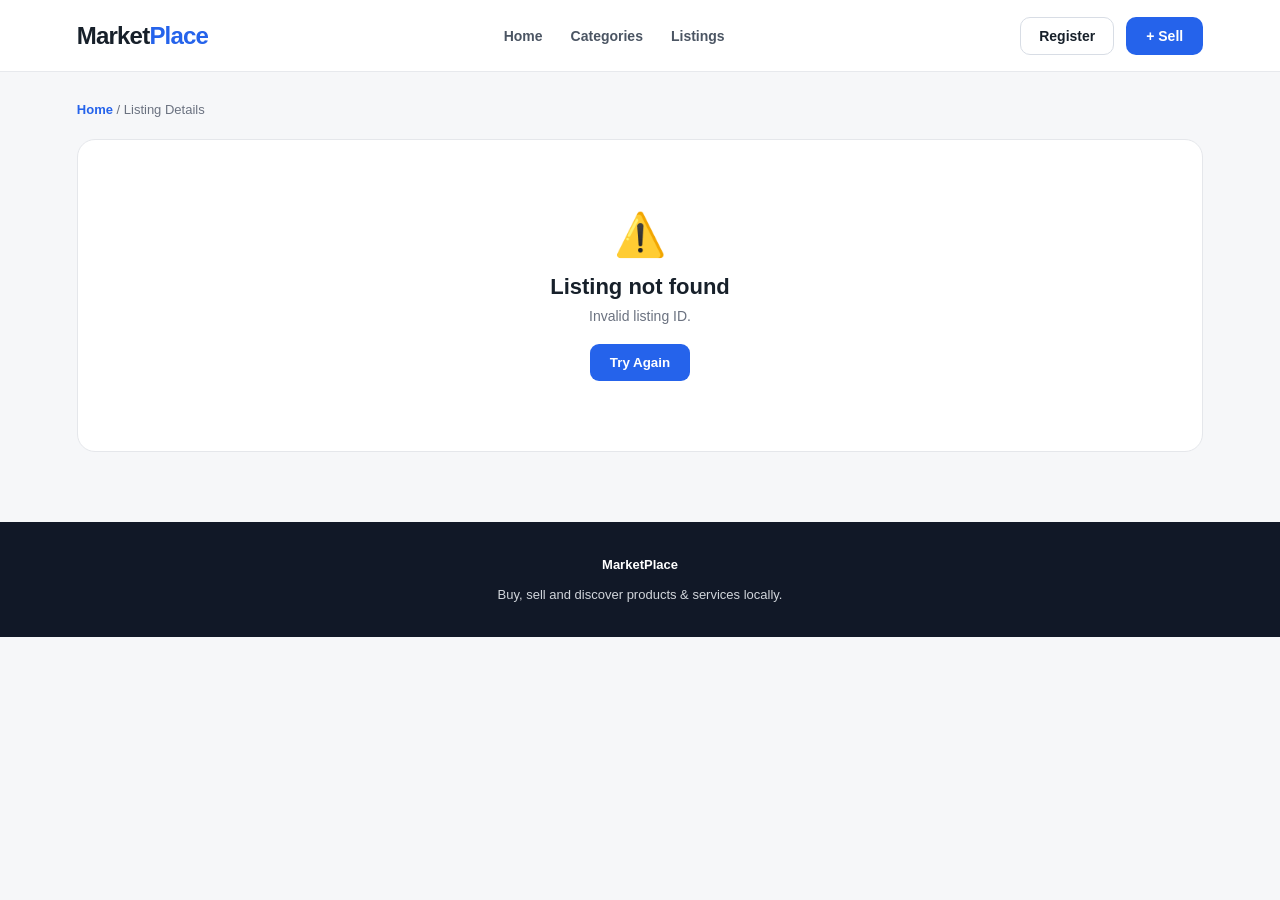
<file: src/main/resources/templates/listing-details.html>
<!DOCTYPE html>

<html lang="en">
<head>
    <meta charset="UTF-8">
    <meta name="viewport" content="width=device-width, initial-scale=1.0">


    <title>Listing Details | MarketPlace</title>

    <style>
        * {
            margin: 0;
            padding: 0;
            box-sizing: border-box;
        }

        body {
            font-family: Inter, Arial, sans-serif;
            background: #f6f7f9;
            color: #17202a;
        }

        a {
            text-decoration: none;
            color: inherit;
        }

        /* ================= NAVBAR ================= */

        .navbar {
            height: 72px;
            background: #ffffff;
            border-bottom: 1px solid #e7e9ed;
            display: flex;
            align-items: center;
            justify-content: space-between;
            padding: 0 6%;
            position: sticky;
            top: 0;
            z-index: 100;
        }

        .logo {
            font-size: 24px;
            font-weight: 800;
            letter-spacing: -0.8px;
        }

        .logo span {
            color: #2563eb;
        }

        .nav-links {
            display: flex;
            align-items: center;
            gap: 28px;
        }

        .nav-links a {
            font-size: 14px;
            font-weight: 600;
            color: #4b5563;
            transition: 0.2s;
        }

        .nav-links a:hover {
            color: #2563eb;
        }

        .nav-actions {
            display: flex;
            align-items: center;
            gap: 12px;
        }

        .register-btn {
            padding: 10px 18px;
            border: 1px solid #d8dde5;
            border-radius: 10px;
            font-size: 14px;
            font-weight: 700;
            background: white;
        }

        .sell-btn {
            padding: 11px 20px;
            border-radius: 10px;
            background: #2563eb;
            color: white;
            font-size: 14px;
            font-weight: 700;
            transition: 0.2s;
        }

        .sell-btn:hover {
            background: #1d4ed8;
            transform: translateY(-1px);
        }

        /* ================= PAGE ================= */

        .page {
            width: 88%;
            max-width: 1200px;
            margin: 30px auto 70px;
        }

        .breadcrumb {
            font-size: 13px;
            color: #6b7280;
            margin-bottom: 22px;
        }

        .breadcrumb a {
            color: #2563eb;
            font-weight: 600;
        }

        /* ================= MAIN CARD ================= */

        .listing-wrapper {
            background: white;
            border: 1px solid #e5e7eb;
            border-radius: 20px;
            overflow: hidden;
            box-shadow: 0 8px 30px rgba(15, 23, 42, 0.05);
            display: grid;
            grid-template-columns: 45% 55%;
            min-height: 540px;
        }

        /* ================= VISUAL ================= */

        .visual-section {
            background: linear-gradient(145deg, #eef4ff, #f8fafc);
            min-height: 540px;
            display: flex;
            align-items: center;
            justify-content: center;
            position: relative;
            overflow: hidden;
        }

        .visual-section::before {
            content: "";
            width: 280px;
            height: 280px;
            border-radius: 50%;
            background: rgba(37, 99, 235, 0.08);
            position: absolute;
            top: -80px;
            left: -80px;
        }

        .visual-icon {
            width: 180px;
            height: 180px;
            border-radius: 32px;
            background: white;
            display: flex;
            align-items: center;
            justify-content: center;
            font-size: 75px;
            box-shadow: 0 20px 45px rgba(15, 23, 42, 0.10);
            z-index: 2;
            animation: floatItem 4s ease-in-out infinite;
        }

        @keyframes floatItem {
            0%, 100% {
                transform: translateY(0);
            }

            50% {
                transform: translateY(-8px);
            }
        }

        /* ================= DETAILS ================= */

        .details-section {
            padding: 42px;
            display: flex;
            flex-direction: column;
        }

        .top-row {
            display: flex;
            align-items: center;
            justify-content: space-between;
            gap: 15px;
            margin-bottom: 18px;
        }

        .type-badge {
            display: inline-flex;
            align-items: center;
            padding: 7px 12px;
            border-radius: 30px;
            background: #eff6ff;
            color: #2563eb;
            font-size: 12px;
            font-weight: 800;
            text-transform: uppercase;
            letter-spacing: 0.5px;
        }

        .listing-id {
            font-size: 12px;
            color: #9ca3af;
        }

        .title {
            font-size: 36px;
            line-height: 1.15;
            letter-spacing: -1px;
            margin-bottom: 15px;
            color: #111827;
        }

        .price {
            font-size: 32px;
            font-weight: 800;
            color: #111827;
            margin-bottom: 22px;
        }

        .location {
            display: flex;
            align-items: center;
            gap: 8px;
            color: #4b5563;
            font-size: 14px;
            margin-bottom: 30px;
        }

        .location-icon {
            font-size: 17px;
        }

        .divider {
            height: 1px;
            background: #edf0f3;
            margin-bottom: 25px;
        }

        .section-title {
            font-size: 16px;
            font-weight: 800;
            margin-bottom: 12px;
        }

        .description {
            color: #5b6472;
            font-size: 14px;
            line-height: 1.8;
            margin-bottom: 28px;
            white-space: pre-line;
        }

        /* ================= INFO ================= */

        .info-grid {
            display: grid;
            grid-template-columns: repeat(2, 1fr);
            gap: 12px;
            margin-bottom: 30px;
        }

        .info-item {
            padding: 14px;
            border: 1px solid #edf0f3;
            border-radius: 12px;
            background: #fafbfc;
        }

        .info-label {
            font-size: 11px;
            color: #8b95a1;
            text-transform: uppercase;
            letter-spacing: 0.5px;
            margin-bottom: 5px;
            font-weight: 700;
        }

        .info-value {
            font-size: 14px;
            font-weight: 700;
            color: #26313d;
            word-break: break-word;
        }

        /* ================= ACTIONS ================= */

        .actions {
            margin-top: auto;
            display: flex;
            gap: 12px;
        }

        .back-btn {
            flex: 1;
            padding: 14px;
            border-radius: 11px;
            border: 1px solid #d9dee6;
            background: white;
            font-size: 14px;
            font-weight: 700;
            cursor: pointer;
            text-align: center;
            transition: 0.2s;
        }

        .back-btn:hover {
            background: #f8fafc;
        }

        .contact-btn {
            flex: 1;
            padding: 14px;
            border: none;
            border-radius: 11px;
            background: #2563eb;
            color: white;
            font-size: 14px;
            font-weight: 700;
            cursor: pointer;
            transition: 0.2s;
        }

        .contact-btn:hover {
            background: #1d4ed8;
            transform: translateY(-1px);
        }

        /* ================= STATES ================= */

        .state {
            background: white;
            border: 1px solid #e5e7eb;
            border-radius: 18px;
            padding: 70px 20px;
            text-align: center;
        }

        .state-icon {
            font-size: 42px;
            margin-bottom: 15px;
        }

        .state h2 {
            font-size: 22px;
            margin-bottom: 8px;
        }

        .state p {
            color: #6b7280;
            font-size: 14px;
            margin-bottom: 20px;
        }

        .retry-btn {
            border: none;
            background: #2563eb;
            color: white;
            padding: 11px 20px;
            border-radius: 9px;
            cursor: pointer;
            font-weight: 700;
        }

        /* ================= FOOTER ================= */

        footer {
            background: #111827;
            color: #d1d5db;
            padding: 35px 6%;
            text-align: center;
            font-size: 13px;
        }

        footer strong {
            color: white;
        }

        /* ================= RESPONSIVE ================= */

        @media (max-width: 900px) {

            .navbar {
                padding: 0 4%;
            }

            .nav-links {
                display: none;
            }

            .listing-wrapper {
                grid-template-columns: 1fr;
            }

            .visual-section {
                min-height: 350px;
            }

            .details-section {
                padding: 30px;
            }
        }

        @media (max-width: 600px) {

            .navbar {
                height: 65px;
            }

            .logo {
                font-size: 21px;
            }

            .register-btn {
                display: none;
            }

            .sell-btn {
                padding: 9px 14px;
            }

            .page {
                width: 94%;
                margin-top: 20px;
            }

            .visual-section {
                min-height: 280px;
            }

            .visual-icon {
                width: 130px;
                height: 130px;
                font-size: 55px;
            }

            .details-section {
                padding: 24px 20px;
            }

            .title {
                font-size: 28px;
            }

            .price {
                font-size: 27px;
            }

            .info-grid {
                grid-template-columns: 1fr;
            }

            .actions {
                flex-direction: column;
            }
        }
    </style>


</head>

<body>

<!-- ================= NAVBAR ================= -->

<nav class="navbar">

    <a href="/" class="logo">
        Market<span>Place</span>
    </a>

    <div class="nav-links">
        <a href="/">Home</a>
        <a href="/category?categoryName=Electronics">Categories</a>
        <a href="/">Listings</a>
    </div>

    <div class="nav-actions">
        <a href="/register" class="register-btn">Register</a>
        <a href="/add-listing" class="sell-btn">+ Sell</a>
    </div>


</nav>

<!-- ================= CONTENT ================= -->

<main class="page">


    <div class="breadcrumb">
        <a href="/">Home</a>
        <span> / Listing Details</span>
    </div>

    <div id="loadingState" class="state">

        <div class="state-icon">⏳</div>

        <h2>Loading listing...</h2>

        <p>Please wait while we fetch the listing details.</p>

    </div>


    <div id="errorState" class="state" style="display:none;">

        <div class="state-icon">⚠️</div>

        <h2>Listing not found</h2>

        <p id="errorMessage">
            We couldn't load this listing.
        </p>

        <button class="retry-btn" onclick="loadListing()">
            Try Again
        </button>

    </div>


    <div id="listingContent" style="display:none;">

        <div class="listing-wrapper">

            <!-- VISUAL -->

            <div class="visual-section">

                <div class="visual-icon" id="visualIcon">
                    🛍️
                </div>

            </div>


            <!-- DETAILS -->

            <div class="details-section">

                <div class="top-row">

                <span class="type-badge" id="listingType">
                    PRODUCT
                </span>

                    <span class="listing-id" id="listingId">
                    Listing #--
                </span>

                </div>


                <h1 class="title" id="listingName">
                    Listing Name
                </h1>


                <div class="price" id="listingPrice">
                    ₹0
                </div>


                <div class="location">

                    <span class="location-icon">📍</span>

                    <span id="listingLocation">
                    Location
                </span>

                </div>


                <div class="divider"></div>


                <h3 class="section-title">
                    Description
                </h3>

                <p class="description" id="listingDetail">
                    No description available.
                </p>


                <h3 class="section-title">
                    Listing Information
                </h3>


                <div class="info-grid">

                    <div class="info-item">

                        <div class="info-label">
                            Category
                        </div>

                        <div class="info-value" id="listingCategory">
                            —
                        </div>

                    </div>


                    <div class="info-item">

                        <div class="info-label">
                            Subcategory
                        </div>

                        <div class="info-value" id="listingSubcategory">
                            —
                        </div>

                    </div>


                    <div class="info-item">

                        <div class="info-label">
                            Country
                        </div>

                        <div class="info-value" id="listingCountry">
                            —
                        </div>

                    </div>


                    <div class="info-item">

                        <div class="info-label">
                            Area
                        </div>

                        <div class="info-value" id="listingArea">
                            —
                        </div>

                    </div>

                </div>


                <div class="actions">

                    <a href="/" class="back-btn">
                        ← Back to Listings
                    </a>

                    <button class="contact-btn" onclick="contactSeller()">
                        Contact Seller
                    </button>

                </div>

            </div>

        </div>

    </div>


</main>

<!-- ================= FOOTER ================= -->

<footer>


    <strong>MarketPlace</strong>

    <br><br>

    Buy, sell and discover products & services locally.


</footer>

<script>

    // =====================================================
    // GET LISTING ID FROM URL
    // Example: /listing/5
    // =====================================================

    function getListingId() {

        const pathParts = window.location.pathname
            .split("/")
            .filter(Boolean);

        return pathParts[pathParts.length - 1];

    }


    // =====================================================
    // HTML ESCAPE
    // =====================================================

    function escapeHtml(value) {

        if (value === null || value === undefined) {
            return "";
        }

        return String(value)
            .replace(/&/g, "&amp;")
            .replace(/</g, "&lt;")
            .replace(/>/g, "&gt;")
            .replace(/"/g, "&quot;")
            .replace(/'/g, "&#039;");

    }


    // =====================================================
    // FORMAT PRICE
    // =====================================================

    function formatPrice(price) {

        if (price === null || price === undefined || price === "") {
            return "Price not available";
        }

        const number = Number(price);

        if (Number.isNaN(number)) {
            return escapeHtml(price);
        }

        return "₹" + number.toLocaleString("en-IN");

    }


    // =====================================================
    // LOAD LISTING
    // =====================================================

    async function loadListing() {

        const id = getListingId();

        const loadingState =
            document.getElementById("loadingState");

        const errorState =
            document.getElementById("errorState");

        const listingContent =
            document.getElementById("listingContent");

        loadingState.style.display = "block";
        errorState.style.display = "none";
        listingContent.style.display = "none";


        if (!id || isNaN(Number(id))) {

            loadingState.style.display = "none";
            errorState.style.display = "block";

            document.getElementById("errorMessage").textContent =
                "Invalid listing ID.";

            return;
        }


        try {

            const response =
                await fetch("/api/listings/" + encodeURIComponent(id));


            if (!response.ok) {
                throw new Error(
                    "Listing could not be found."
                );
            }


            const listing =
                await response.json();


            renderListing(listing);


            loadingState.style.display = "none";
            listingContent.style.display = "block";


        } catch (error) {

            console.error(
                "Error loading listing:",
                error
            );

            loadingState.style.display = "none";
            errorState.style.display = "block";

            document.getElementById("errorMessage").textContent =
                "Unable to load this listing. Please try again.";

        }

    }


    // =====================================================
    // RENDER LISTING
    // =====================================================

    function renderListing(listing) {

        document.getElementById("listingType").textContent =
            listing.type
                ? String(listing.type).toUpperCase()
                : "LISTING";


        document.getElementById("listingId").textContent =
            "Listing #" +
            (listing.id ?? "--");


        document.getElementById("listingName").textContent =
            listing.name || "Untitled Listing";


        document.getElementById("listingPrice").textContent =
            formatPrice(listing.price);


        const locationParts = [
            listing.area,
            listing.city,
            listing.state
        ].filter(Boolean);


        document.getElementById("listingLocation").textContent =
            locationParts.length
                ? locationParts.join(", ")
                : "Location not specified";


        document.getElementById("listingDetail").textContent =
            listing.detail ||
            "No description available.";


        document.getElementById("listingCategory").textContent =
            listing.category?.name ||
            "Not specified";


        document.getElementById("listingSubcategory").textContent =
            listing.subcategory?.name ||
            "Not specified";


        document.getElementById("listingCountry").textContent =
            listing.country ||
            "Not specified";


        document.getElementById("listingArea").textContent =
            listing.area ||
            "Not specified";


        // Change visual icon according to type/category

        const type =
            String(listing.type || "").toLowerCase();

        const category =
            String(listing.category?.name || "").toLowerCase();


        let icon = "🛍️";


        if (
            category.includes("vehicle") ||
            type.includes("vehicle")
        ) {

            icon = "🚗";

        } else if (
            category.includes("electronic")
        ) {

            icon = "📱";

        } else if (
            type.includes("service")
        ) {

            icon = "🛠️";

        }


        document.getElementById("visualIcon").textContent =
            icon;


        // Update browser title

        document.title =
            (listing.name || "Listing Details") +
            " | MarketPlace";

    }


    // =====================================================
    // CONTACT SELLER
    // =====================================================

    function contactSeller() {

        alert(
            "Seller contact functionality can be connected here."
        );

    }


    // =====================================================
    // INITIAL LOAD
    // =====================================================

    document.addEventListener(
        "DOMContentLoaded",
        function() {
            loadListing();
        }
    );

</script>

</body>
</html>
</file>
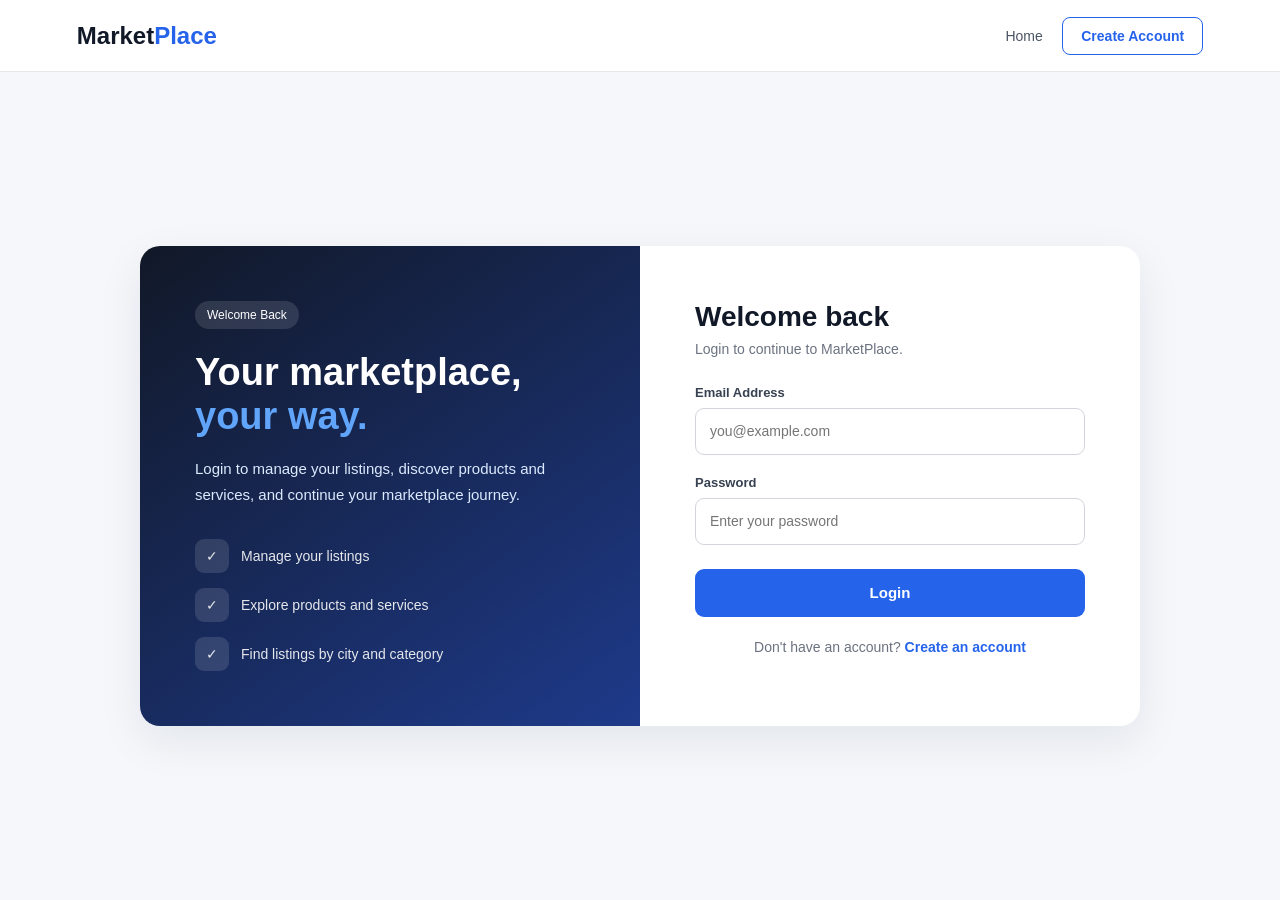
<file: src/main/resources/templates/login.html>
<!DOCTYPE html>
<html lang="en">
<head>
    <meta charset="UTF-8">
    <meta name="viewport" content="width=device-width, initial-scale=1.0">
    <title>Login | MarketPlace</title>

    <style>
        * {
            margin: 0;
            padding: 0;
            box-sizing: border-box;
        }

        body {
            font-family: Arial, Helvetica, sans-serif;
            min-height: 100vh;
            background: #f5f7fb;
            color: #1f2937;
        }

        .navbar {
            height: 72px;
            background: #fff;
            border-bottom: 1px solid #e5e7eb;
            display: flex;
            align-items: center;
            justify-content: space-between;
            padding: 0 6%;
        }

        .logo {
            font-size: 24px;
            font-weight: 800;
            color: #111827;
            text-decoration: none;
        }

        .logo span {
            color: #2563eb;
        }

        .nav-link {
            text-decoration: none;
            color: #4b5563;
            font-size: 14px;
        }

        .register-btn {
            margin-left: 15px;
            text-decoration: none;
            color: #2563eb;
            border: 1px solid #2563eb;
            padding: 10px 18px;
            border-radius: 8px;
            font-size: 14px;
            font-weight: 600;
        }

        .register-btn:hover {
            background: #2563eb;
            color: white;
        }

        .page {
            min-height: calc(100vh - 72px);
            display: flex;
            justify-content: center;
            align-items: center;
            padding: 40px 20px;
        }

        .login-wrapper {
            width: 100%;
            max-width: 1000px;
            display: grid;
            grid-template-columns: 1fr 1fr;
            background: white;
            border-radius: 20px;
            overflow: hidden;
            box-shadow: 0 15px 45px rgba(15, 23, 42, 0.08);
        }

        .intro {
            padding: 55px;
            color: white;
            background: linear-gradient(145deg, #111827, #1e3a8a);
            display: flex;
            flex-direction: column;
            justify-content: center;
        }

        .badge {
            width: fit-content;
            padding: 7px 12px;
            border-radius: 20px;
            background: rgba(255,255,255,0.12);
            font-size: 12px;
            margin-bottom: 22px;
        }

        .intro h1 {
            font-size: 38px;
            line-height: 1.15;
            margin-bottom: 18px;
        }

        .intro h1 span {
            color: #60a5fa;
        }

        .intro p {
            color: #dbeafe;
            line-height: 1.7;
            font-size: 15px;
            max-width: 400px;
        }

        .benefits {
            margin-top: 32px;
            display: grid;
            gap: 15px;
        }

        .benefit {
            display: flex;
            align-items: center;
            gap: 12px;
            color: #e5e7eb;
            font-size: 14px;
        }

        .icon {
            width: 34px;
            height: 34px;
            border-radius: 9px;
            background: rgba(255,255,255,0.12);
            display: flex;
            align-items: center;
            justify-content: center;
        }

        .form-section {
            padding: 55px;
        }

        .form-header {
            margin-bottom: 28px;
        }

        .form-header h2 {
            font-size: 28px;
            color: #111827;
            margin-bottom: 8px;
        }

        .form-header p {
            font-size: 14px;
            color: #6b7280;
        }

        .message {
            padding: 12px 14px;
            border-radius: 8px;
            margin-bottom: 18px;
            font-size: 13px;
        }

        .error {
            background: #fef2f2;
            color: #b91c1c;
            border: 1px solid #fecaca;
        }

        .form-group {
            margin-bottom: 20px;
        }

        .form-group label {
            display: block;
            font-size: 13px;
            font-weight: 600;
            color: #374151;
            margin-bottom: 8px;
        }

        .form-group input {
            width: 100%;
            height: 47px;
            border: 1px solid #d1d5db;
            border-radius: 9px;
            padding: 0 14px;
            font-size: 14px;
            outline: none;
            transition: 0.2s ease;
        }

        .form-group input:focus {
            border-color: #2563eb;
            box-shadow: 0 0 0 3px rgba(37, 99, 235, 0.1);
        }

        .login-submit {
            width: 100%;
            height: 48px;
            border: none;
            border-radius: 9px;
            background: #2563eb;
            color: white;
            font-size: 15px;
            font-weight: 700;
            cursor: pointer;
            transition: 0.2s ease;
            margin-top: 4px;
        }

        .login-submit:hover {
            background: #1d4ed8;
            transform: translateY(-1px);
        }

        .register-text {
            text-align: center;
            margin-top: 22px;
            color: #6b7280;
            font-size: 14px;
        }

        .register-text a {
            color: #2563eb;
            text-decoration: none;
            font-weight: 600;
        }

        @media (max-width: 800px) {
            .login-wrapper {
                grid-template-columns: 1fr;
                max-width: 550px;
            }

            .intro {
                padding: 35px;
            }

            .intro h1 {
                font-size: 30px;
            }

            .benefits {
                display: none;
            }

            .form-section {
                padding: 35px;
            }
        }

        @media (max-width: 500px) {
            .navbar {
                padding: 0 20px;
            }

            .nav-link {
                display: none;
            }

            .page {
                padding: 20px 12px;
            }

            .intro,
            .form-section {
                padding: 28px 22px;
            }
        }
    </style>
</head>

<body>

<nav class="navbar">
    <a href="/" class="logo">Market<span>Place</span></a>

    <div>
        <a href="/" class="nav-link">Home</a>
        <a href="/register" class="register-btn">Create Account</a>
    </div>
</nav>

<main class="page">

    <div class="login-wrapper">

        <section class="intro">

            <span class="badge">Welcome Back</span>

            <h1>
                Your marketplace,
                <span>your way.</span>
            </h1>

            <p>
                Login to manage your listings, discover products and
                services, and continue your marketplace journey.
            </p>

            <div class="benefits">

                <div class="benefit">
                    <div class="icon">✓</div>
                    <span>Manage your listings</span>
                </div>

                <div class="benefit">
                    <div class="icon">✓</div>
                    <span>Explore products and services</span>
                </div>

                <div class="benefit">
                    <div class="icon">✓</div>
                    <span>Find listings by city and category</span>
                </div>

            </div>

        </section>

        <section class="form-section">

            <div class="form-header">
                <h2>Welcome back</h2>
                <p>Login to continue to MarketPlace.</p>
            </div>

            <div id="errorMessage"
                 class="message error"
                 style="display: none;">
                Invalid email or password. Please try again.
            </div>

            <form method="POST" action="/login">

                <div class="form-group">
                    <label for="username">Email Address</label>

                    <input
                            type="email"
                            id="username"
                            name="username"
                            placeholder="you@example.com"
                            required>
                </div>

                <div class="form-group">
                    <label for="password">Password</label>

                    <input
                            type="password"
                            id="password"
                            name="password"
                            placeholder="Enter your password"
                            required>
                </div>

                <button type="submit" class="login-submit">
                    Login
                </button>

            </form>

            <div class="register-text">
                Don't have an account?
                <a href="/register">Create an account</a>
            </div>

        </section>

    </div>

</main>

<script>
    const params = new URLSearchParams(window.location.search);

    if (params.get("error") === "true") {
        document.getElementById("errorMessage").style.display = "block";
    }
</script>

</body>
</html>
</file>
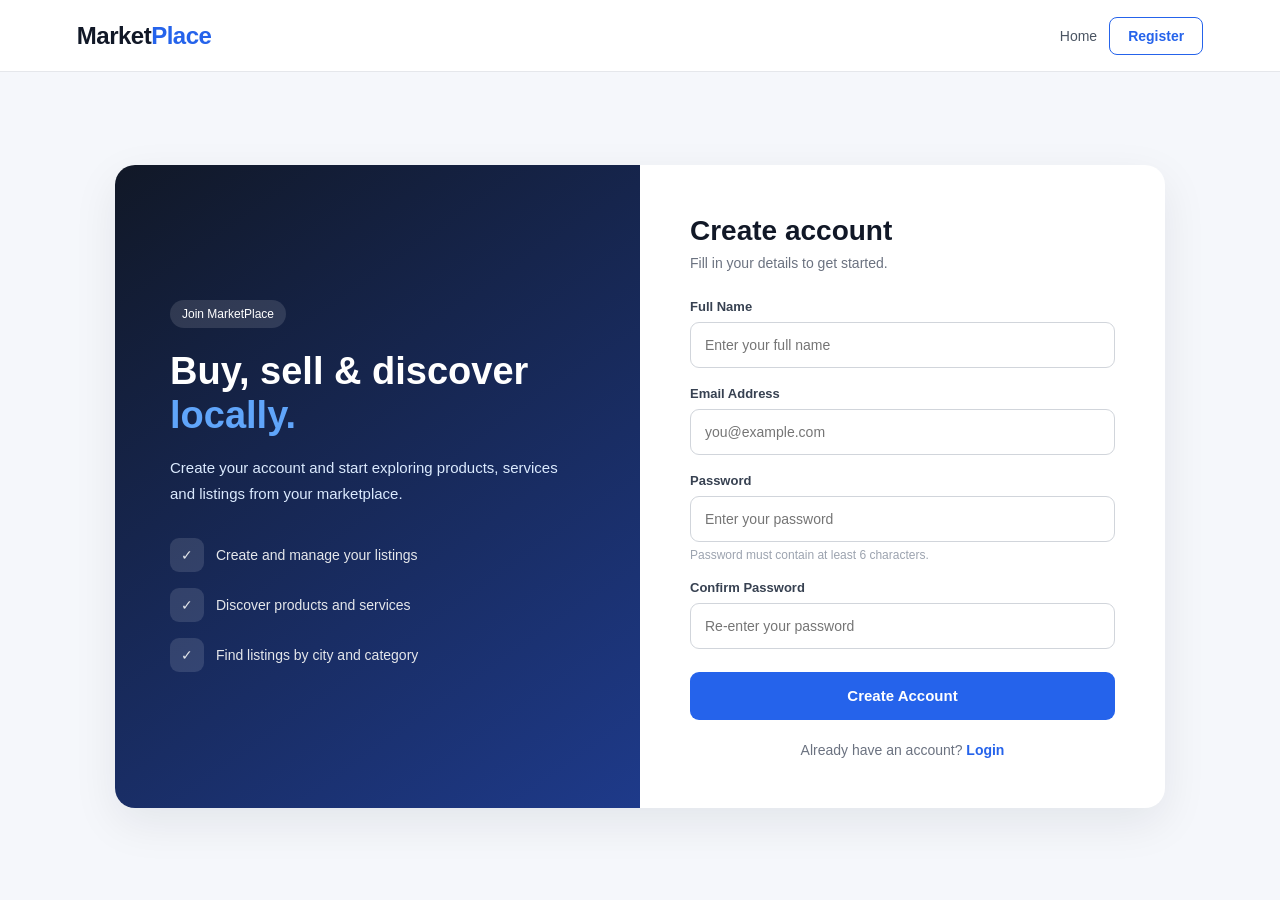
<file: src/main/resources/templates/register.html>
<!DOCTYPE html>
<html lang="en">
<head>
    <meta charset="UTF-8">
    <meta name="viewport" content="width=device-width, initial-scale=1.0">
    <title>Create Account | MarketPlace</title>

    <style>
        * {
            margin: 0;
            padding: 0;
            box-sizing: border-box;
        }

        body {
            font-family: Arial, Helvetica, sans-serif;
            min-height: 100vh;
            background: #f5f7fb;
            color: #1f2937;
        }

        /* NAVBAR */
        .navbar {
            height: 72px;
            background: #ffffff;
            border-bottom: 1px solid #e5e7eb;
            display: flex;
            align-items: center;
            justify-content: space-between;
            padding: 0 6%;
        }

        .logo {
            font-size: 24px;
            font-weight: 800;
            color: #111827;
            text-decoration: none;
            letter-spacing: -0.5px;
        }

        .logo span {
            color: #2563eb;
        }

        .nav-right {
            display: flex;
            align-items: center;
            gap: 12px;
        }

        .nav-link {
            text-decoration: none;
            color: #4b5563;
            font-size: 14px;
        }

        .login-btn {
            text-decoration: none;
            color: #2563eb;
            border: 1px solid #2563eb;
            padding: 10px 18px;
            border-radius: 8px;
            font-size: 14px;
            font-weight: 600;
            transition: 0.2s ease;
        }

        .login-btn:hover {
            background: #2563eb;
            color: white;
        }

        /* MAIN */
        .page {
            min-height: calc(100vh - 72px);
            display: flex;
            align-items: center;
            justify-content: center;
            padding: 45px 20px;
        }

        .register-wrapper {
            width: 100%;
            max-width: 1050px;
            display: grid;
            grid-template-columns: 1fr 1fr;
            background: white;
            border-radius: 20px;
            overflow: hidden;
            box-shadow: 0 15px 45px rgba(15, 23, 42, 0.08);
        }

        /* LEFT */
        .intro {
            background: linear-gradient(145deg, #111827, #1e3a8a);
            color: white;
            padding: 55px;
            display: flex;
            flex-direction: column;
            justify-content: center;
        }

        .intro-badge {
            display: inline-block;
            width: fit-content;
            padding: 7px 12px;
            border-radius: 20px;
            background: rgba(255,255,255,0.12);
            font-size: 12px;
            margin-bottom: 22px;
        }

        .intro h1 {
            font-size: 38px;
            line-height: 1.15;
            margin-bottom: 18px;
        }

        .intro h1 span {
            color: #60a5fa;
        }

        .intro p {
            color: #dbeafe;
            line-height: 1.7;
            font-size: 15px;
            max-width: 420px;
        }

        .features {
            margin-top: 32px;
            display: grid;
            gap: 16px;
        }

        .feature {
            display: flex;
            gap: 12px;
            align-items: center;
            color: #e5e7eb;
            font-size: 14px;
        }

        .feature-icon {
            width: 34px;
            height: 34px;
            border-radius: 9px;
            background: rgba(255,255,255,0.12);
            display: flex;
            align-items: center;
            justify-content: center;
        }

        /* FORM */
        .form-section {
            padding: 50px;
        }

        .form-header {
            margin-bottom: 28px;
        }

        .form-header h2 {
            font-size: 28px;
            margin-bottom: 8px;
            color: #111827;
        }

        .form-header p {
            color: #6b7280;
            font-size: 14px;
        }

        .form-group {
            margin-bottom: 18px;
        }

        .form-group label {
            display: block;
            font-size: 13px;
            font-weight: 600;
            margin-bottom: 8px;
            color: #374151;
        }

        .form-group input {
            width: 100%;
            height: 46px;
            border: 1px solid #d1d5db;
            border-radius: 9px;
            padding: 0 14px;
            font-size: 14px;
            outline: none;
            transition: 0.2s ease;
        }

        .form-group input:focus {
            border-color: #2563eb;
            box-shadow: 0 0 0 3px rgba(37, 99, 235, 0.1);
        }

        .password-note {
            margin-top: 6px;
            font-size: 12px;
            color: #9ca3af;
        }

        .register-submit {
            width: 100%;
            height: 48px;
            border: none;
            border-radius: 9px;
            background: #2563eb;
            color: white;
            font-size: 15px;
            font-weight: 700;
            cursor: pointer;
            transition: 0.2s ease;
            margin-top: 5px;
        }

        .register-submit:hover {
            background: #1d4ed8;
            transform: translateY(-1px);
        }

        .register-submit:disabled {
            opacity: 0.65;
            cursor: not-allowed;
            transform: none;
        }

        .message {
            display: none;
            padding: 12px 14px;
            border-radius: 8px;
            font-size: 13px;
            margin-bottom: 18px;
        }

        .message.success {
            display: block;
            background: #ecfdf5;
            color: #047857;
            border: 1px solid #a7f3d0;
        }

        .message.error {
            display: block;
            background: #fef2f2;
            color: #b91c1c;
            border: 1px solid #fecaca;
        }

        .login-text {
            text-align: center;
            margin-top: 22px;
            font-size: 14px;
            color: #6b7280;
        }

        .login-text a {
            color: #2563eb;
            font-weight: 600;
            text-decoration: none;
        }

        /* RESPONSIVE */
        @media (max-width: 800px) {
            .register-wrapper {
                grid-template-columns: 1fr;
                max-width: 550px;
            }

            .intro {
                padding: 35px;
            }

            .intro h1 {
                font-size: 30px;
            }

            .features {
                display: none;
            }

            .form-section {
                padding: 35px;
            }
        }

        @media (max-width: 500px) {
            .navbar {
                padding: 0 20px;
            }

            .nav-link {
                display: none;
            }

            .page {
                padding: 20px 12px;
            }

            .intro,
            .form-section {
                padding: 28px 22px;
            }
        }
    </style>
</head>

<body>

<nav class="navbar">
    <a href="/" class="logo">Market<span>Place</span></a>

    <div class="nav-right">
        <a href="/" class="nav-link">Home</a>
        <a href="/register" class="login-btn">Register</a>
    </div>
</nav>

<main class="page">

    <div class="register-wrapper">

        <section class="intro">
            <span class="intro-badge">Join MarketPlace</span>

            <h1>
                Buy, sell & discover
                <span>locally.</span>
            </h1>

            <p>
                Create your account and start exploring products,
                services and listings from your marketplace.
            </p>

            <div class="features">
                <div class="feature">
                    <div class="feature-icon">✓</div>
                    <span>Create and manage your listings</span>
                </div>

                <div class="feature">
                    <div class="feature-icon">✓</div>
                    <span>Discover products and services</span>
                </div>

                <div class="feature">
                    <div class="feature-icon">✓</div>
                    <span>Find listings by city and category</span>
                </div>
            </div>
        </section>

        <section class="form-section">

            <div class="form-header">
                <h2>Create account</h2>
                <p>Fill in your details to get started.</p>
            </div>

            <div id="message" class="message"></div>

            <form id="registerForm">

                <div class="form-group">
                    <label for="name">Full Name</label>
                    <input
                            type="text"
                            id="name"
                            placeholder="Enter your full name"
                            required>
                </div>

                <div class="form-group">
                    <label for="email">Email Address</label>
                    <input
                            type="email"
                            id="email"
                            placeholder="you@example.com"
                            required>
                </div>

                <div class="form-group">
                    <label for="password">Password</label>
                    <input
                            type="password"
                            id="password"
                            placeholder="Enter your password"
                            minlength="4"
                            required>

                    <div class="password-note">
                        Password must contain at least 6 characters.
                    </div>
                </div>

                <div class="form-group">
                    <label for="confirmPassword">Confirm Password</label>
                    <input
                            type="password"
                            id="confirmPassword"
                            placeholder="Re-enter your password"
                            minlength="4"
                            required>
                </div>

                <button
                        type="submit"
                        class="register-submit"
                        id="registerButton">
                    Create Account
                </button>

            </form>

            <div class="login-text">
                Already have an account?
                <a href="/login">Login</a>
            </div>

        </section>

    </div>

</main>

<script>
    const registerForm = document.getElementById("registerForm");
    const registerButton = document.getElementById("registerButton");
    const message = document.getElementById("message");

    function showMessage(text, type) {
        message.textContent = text;
        message.className = "message " + type;
    }

    registerForm.addEventListener("submit", async function(event) {

        event.preventDefault();

        const name = document.getElementById("name").value.trim();
        const email = document.getElementById("email").value.trim();
        const password = document.getElementById("password").value;
        const confirmPassword =
            document.getElementById("confirmPassword").value;

        if (password !== confirmPassword) {
            showMessage("Passwords do not match.", "error");
            return;
        }

        if (password.length < 4) {
            showMessage(
                "Password must contain at least 4 characters.",
                "error"
            );
            return;
        }

        registerButton.disabled = true;
        registerButton.textContent = "Creating account...";

        try {

            const response = await fetch("/api/users", {
                method: "POST",
                headers: {
                    "Content-Type": "application/json"
                },
                body: JSON.stringify({
                    name: name,
                    email: email,
                    password: password,
                    role: "USER"
                })
            });

            if (!response.ok) {

                let errorMessage = "Registration failed.";

                try {
                    const errorData = await response.json();

                    if (errorData.message) {
                        errorMessage = errorData.message;
                    }
                } catch (e) {
                    // Ignore JSON parsing error
                }

                throw new Error(errorMessage);
            }

            showMessage(
                "Account created successfully! You can now login.",
                "success"
            );

            registerForm.reset();

        } catch (error) {

            showMessage(
                error.message || "Something went wrong. Please try again.",
                "error"
            );

        } finally {

            registerButton.disabled = false;
            registerButton.textContent = "Create Account";
        }
    });
</script>

</body>
</html>
</file>
